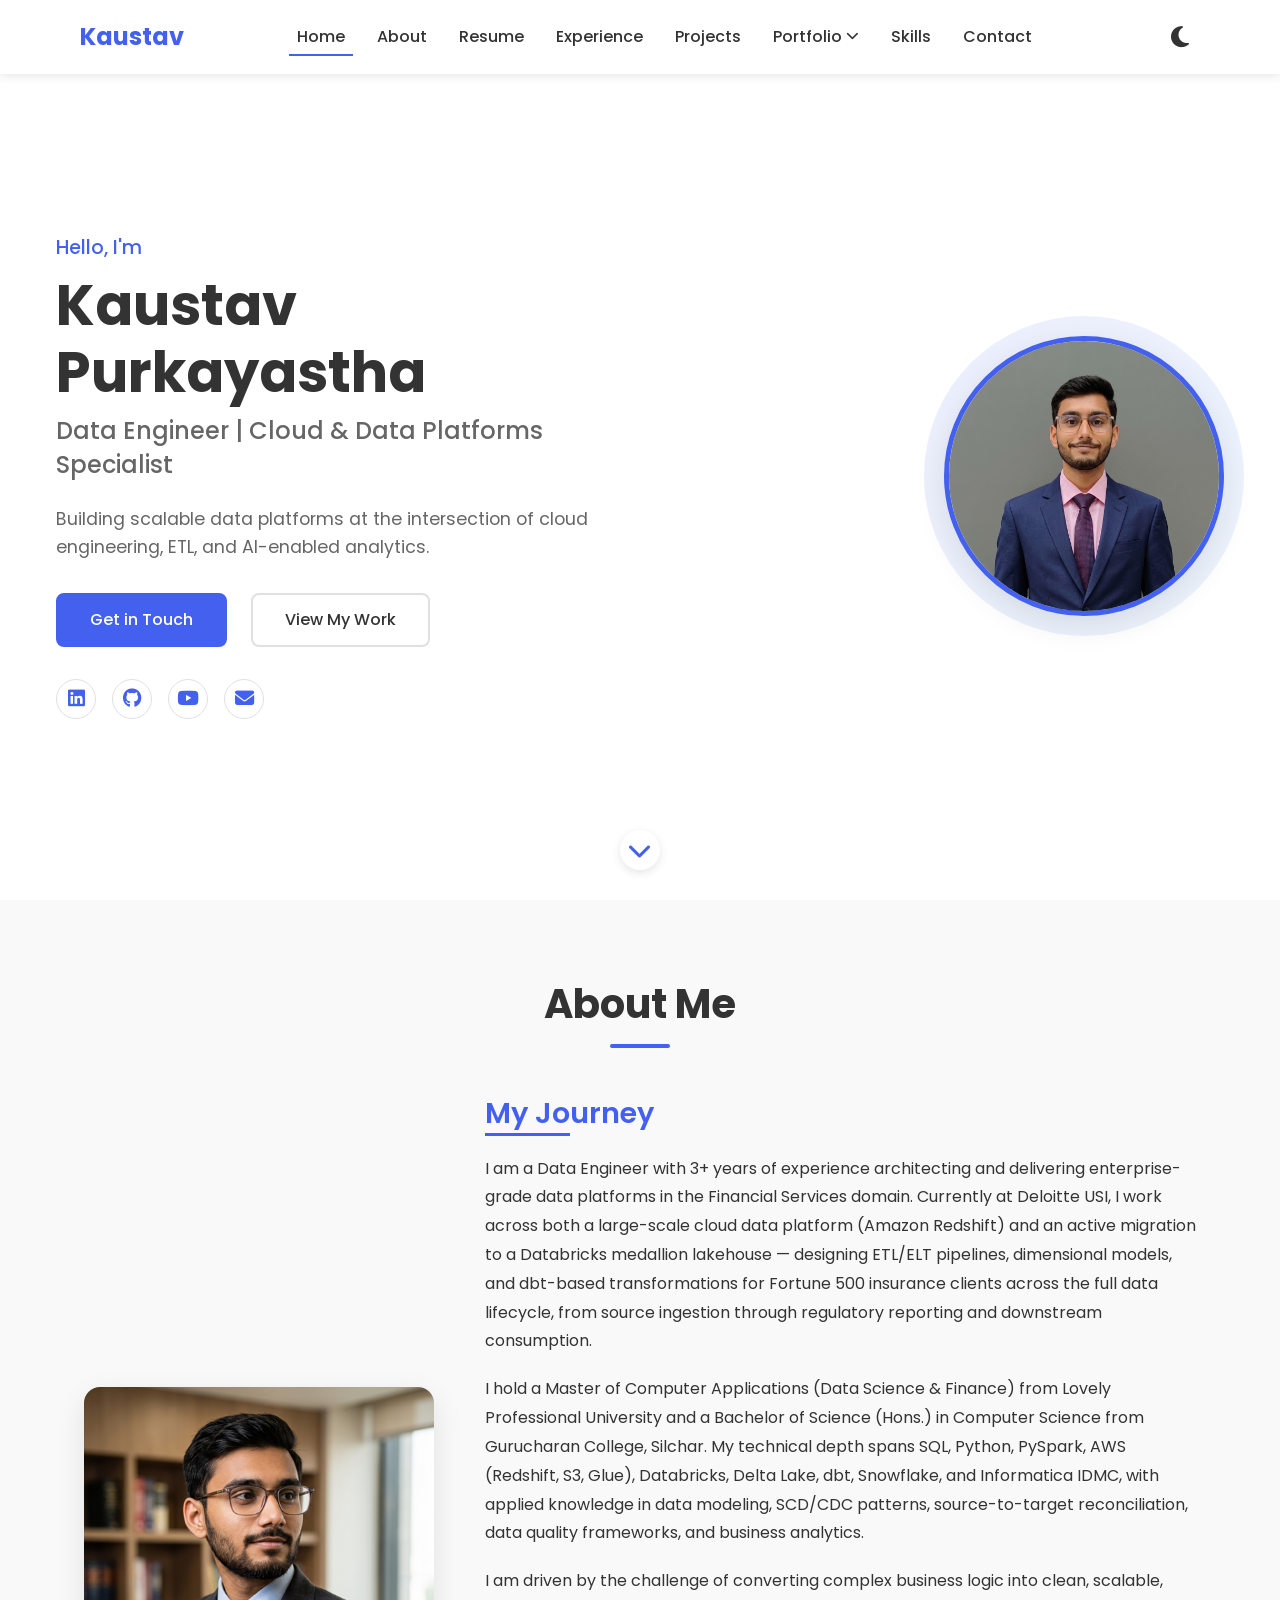
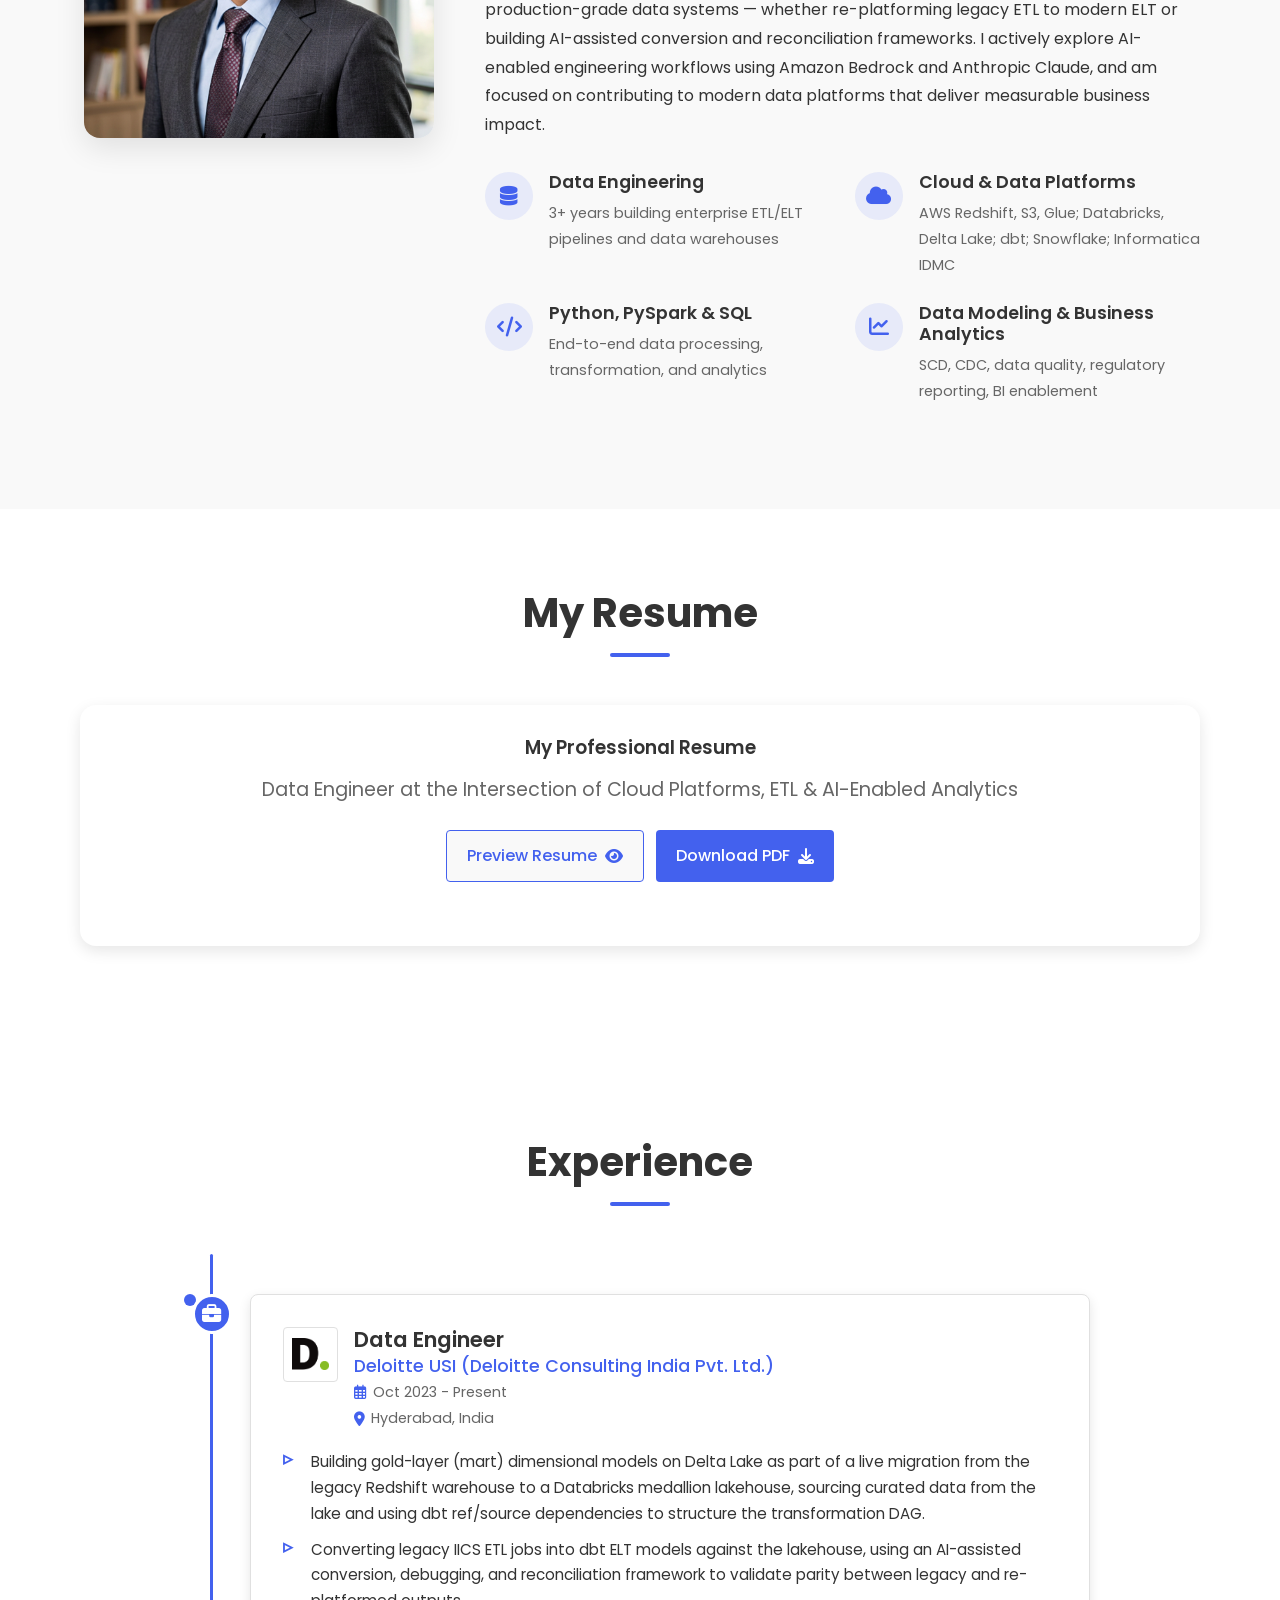
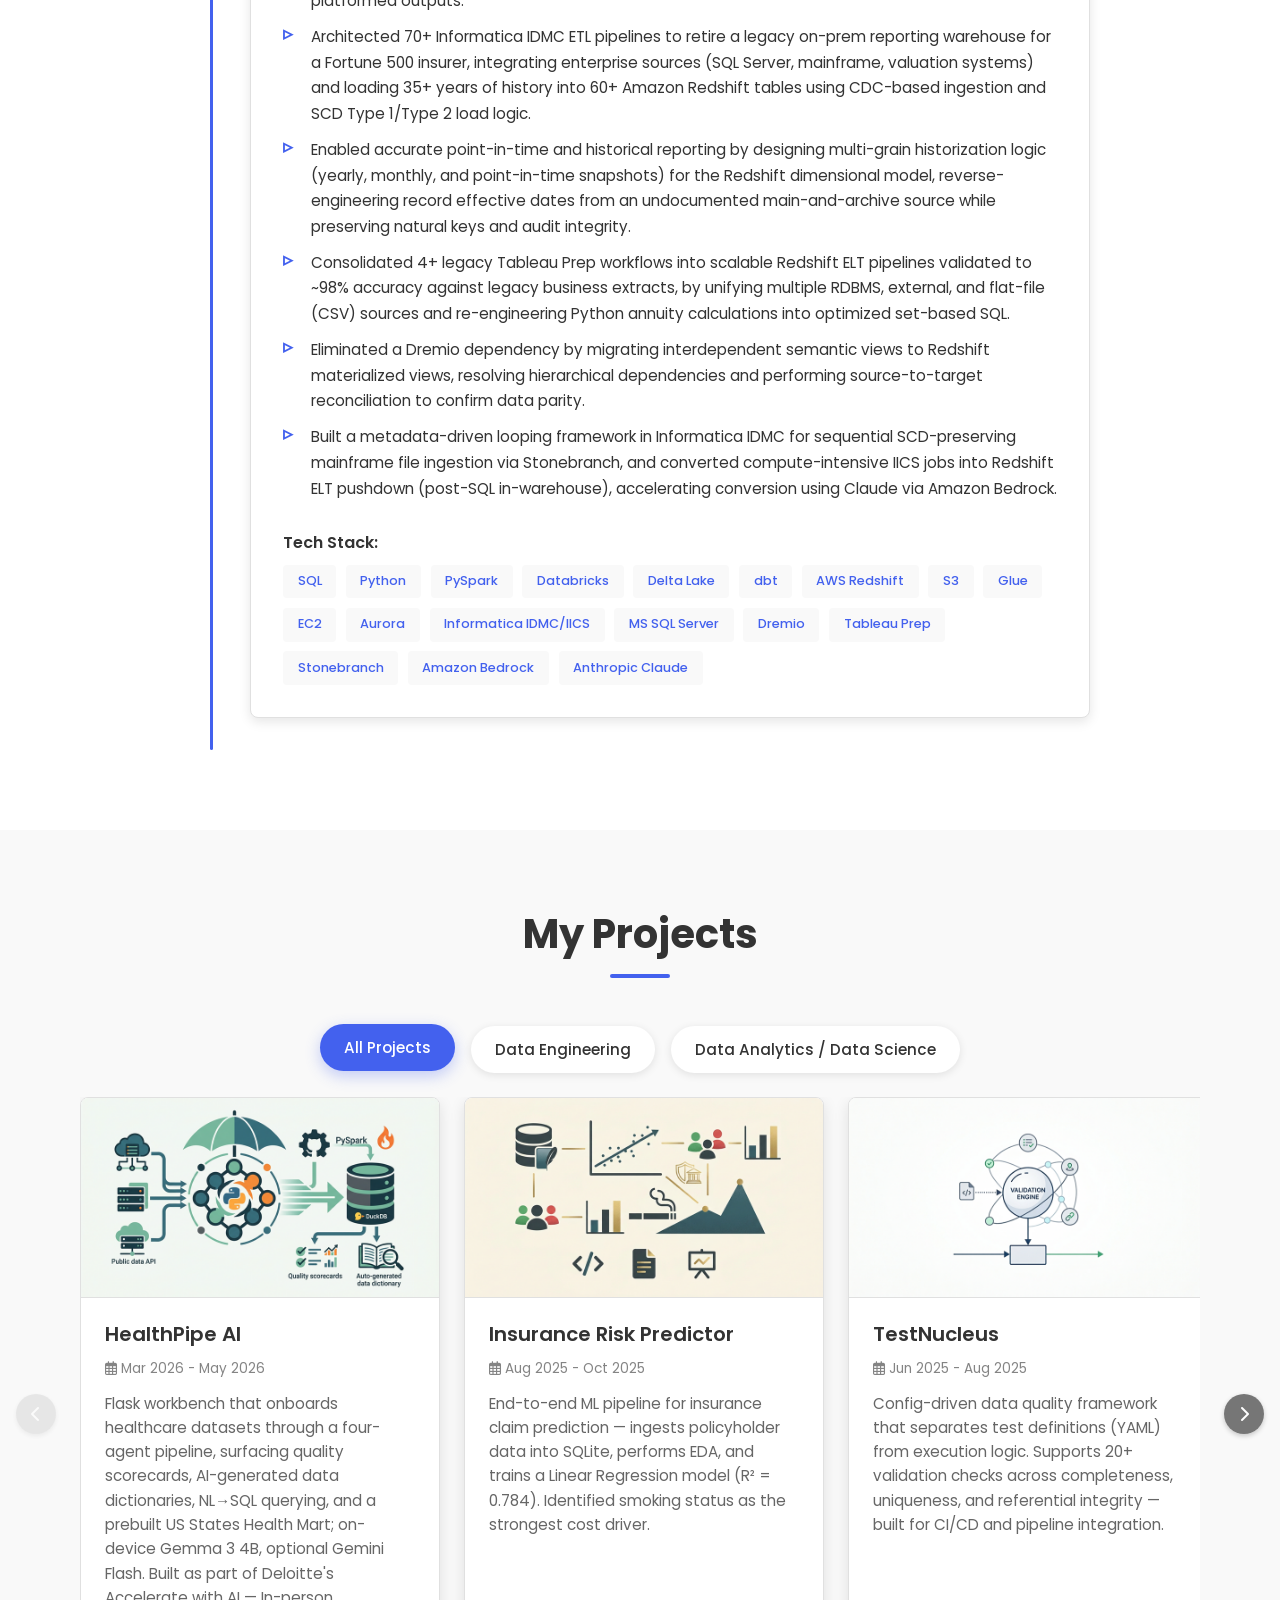
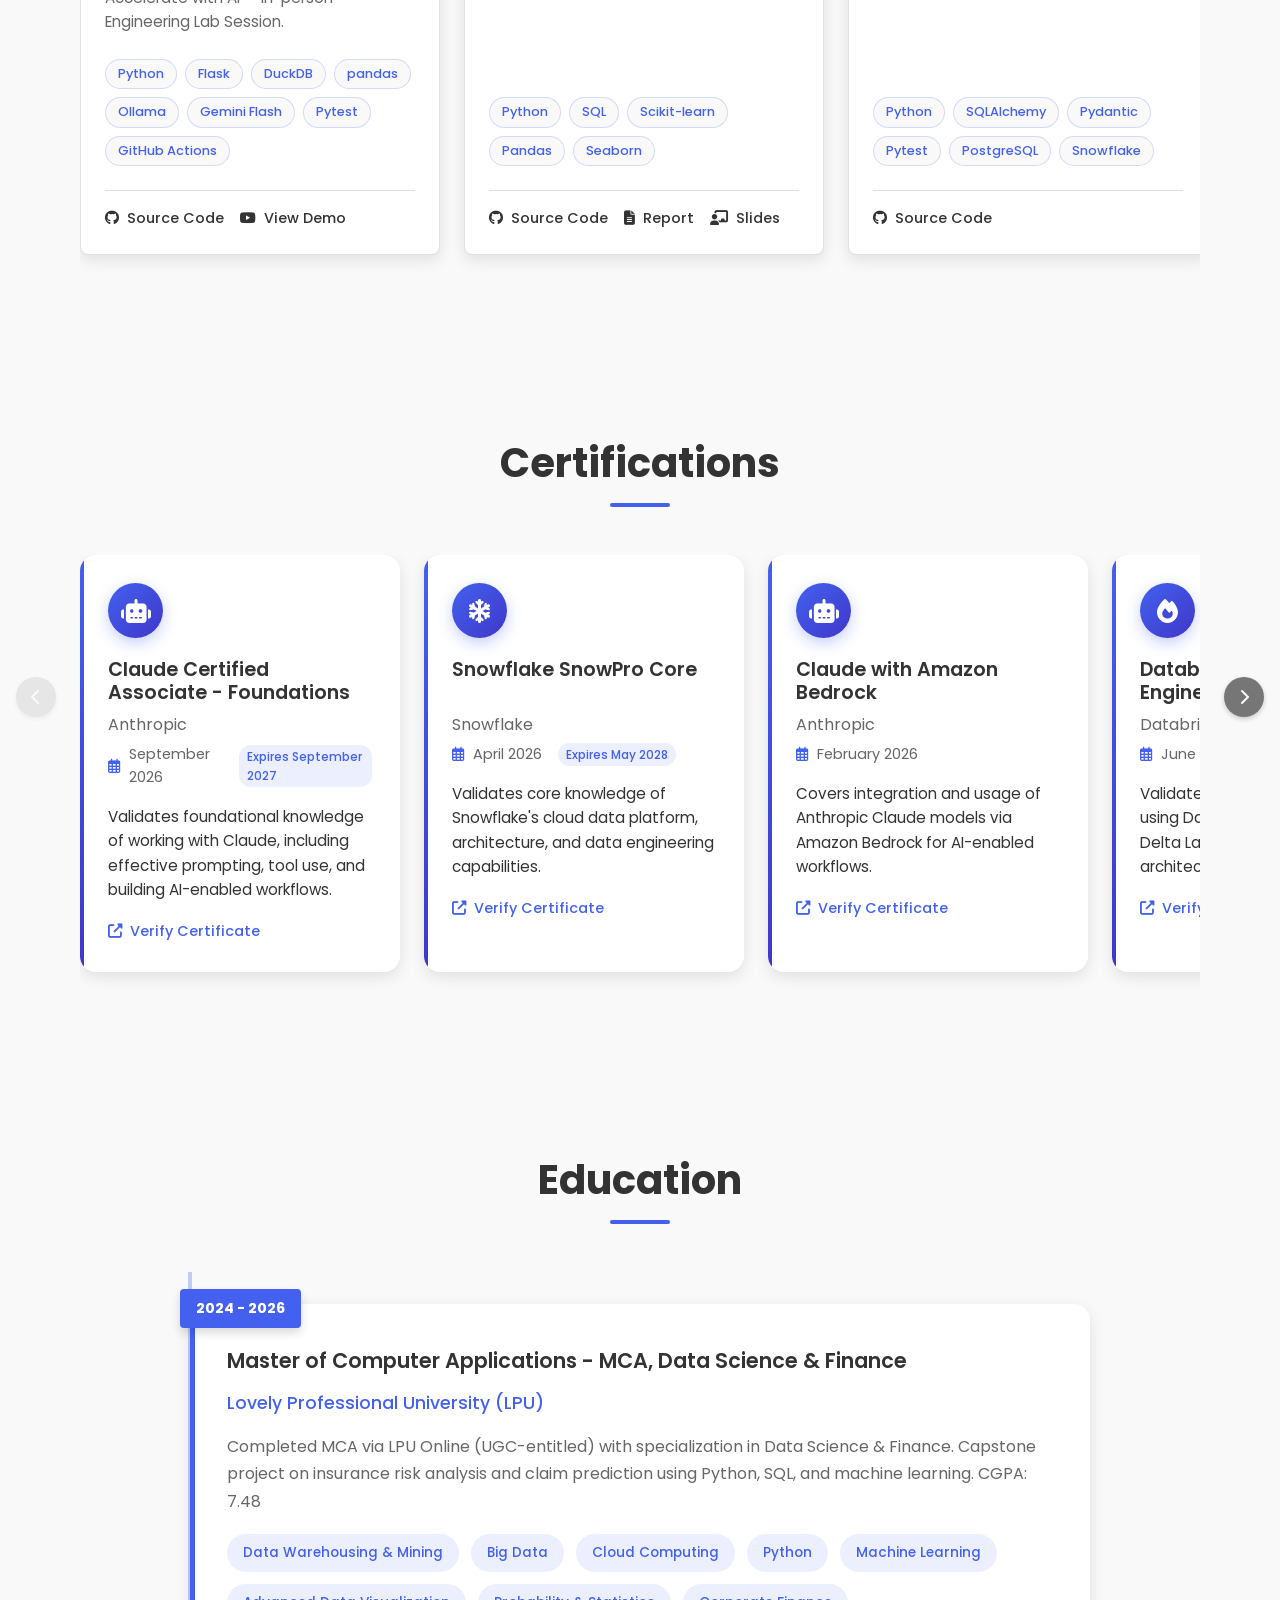
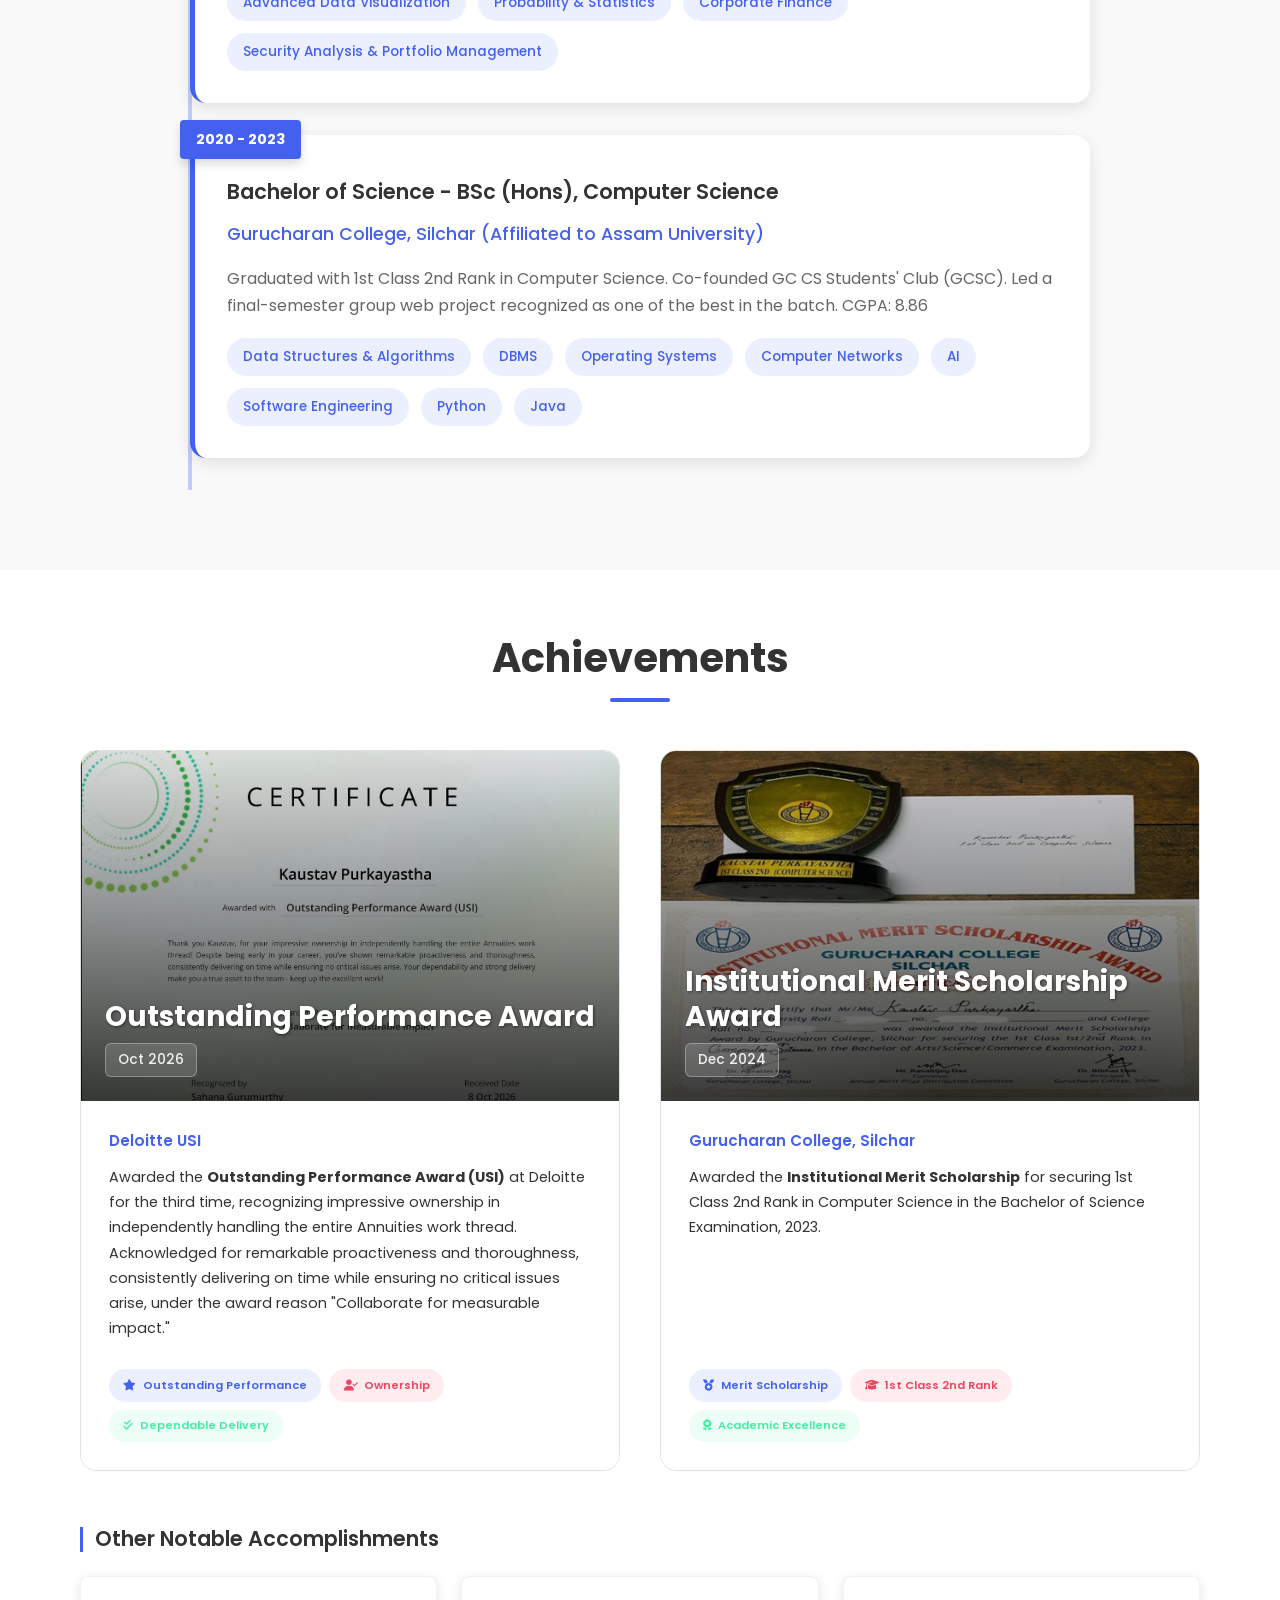
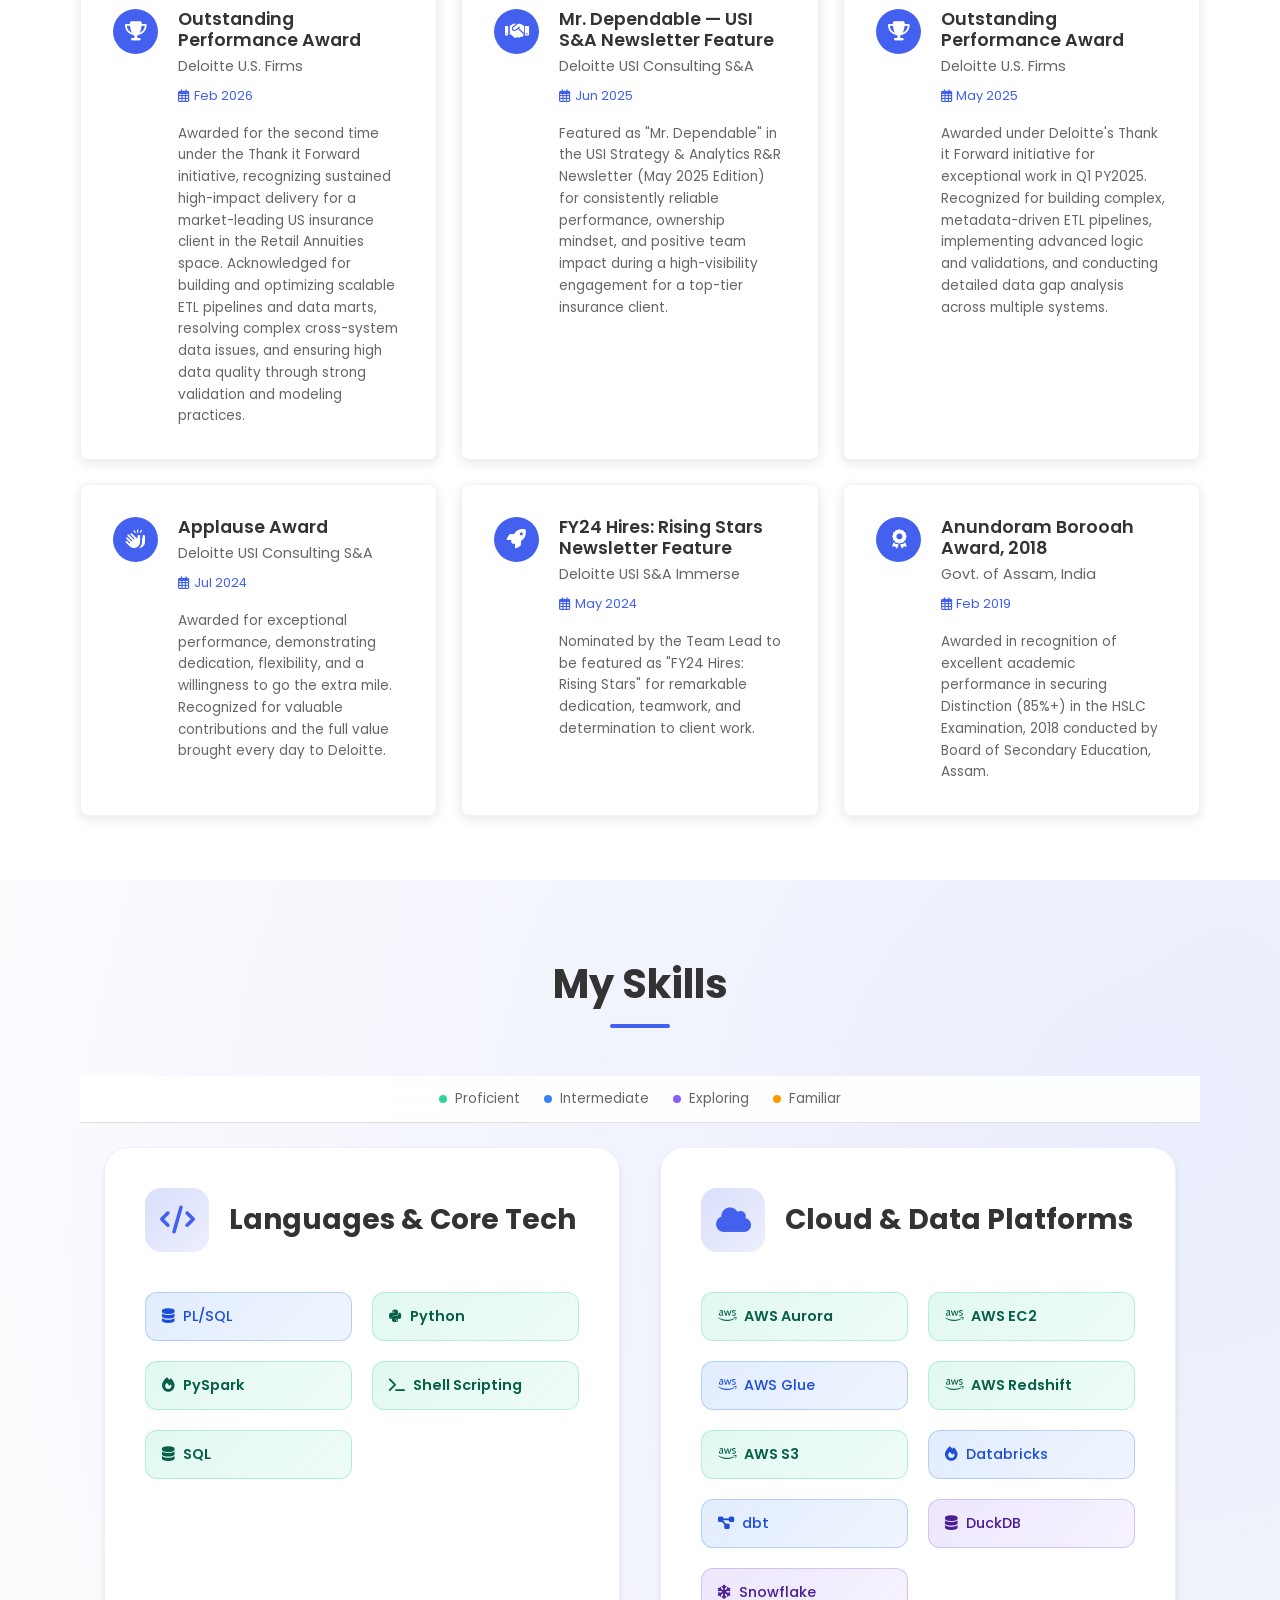
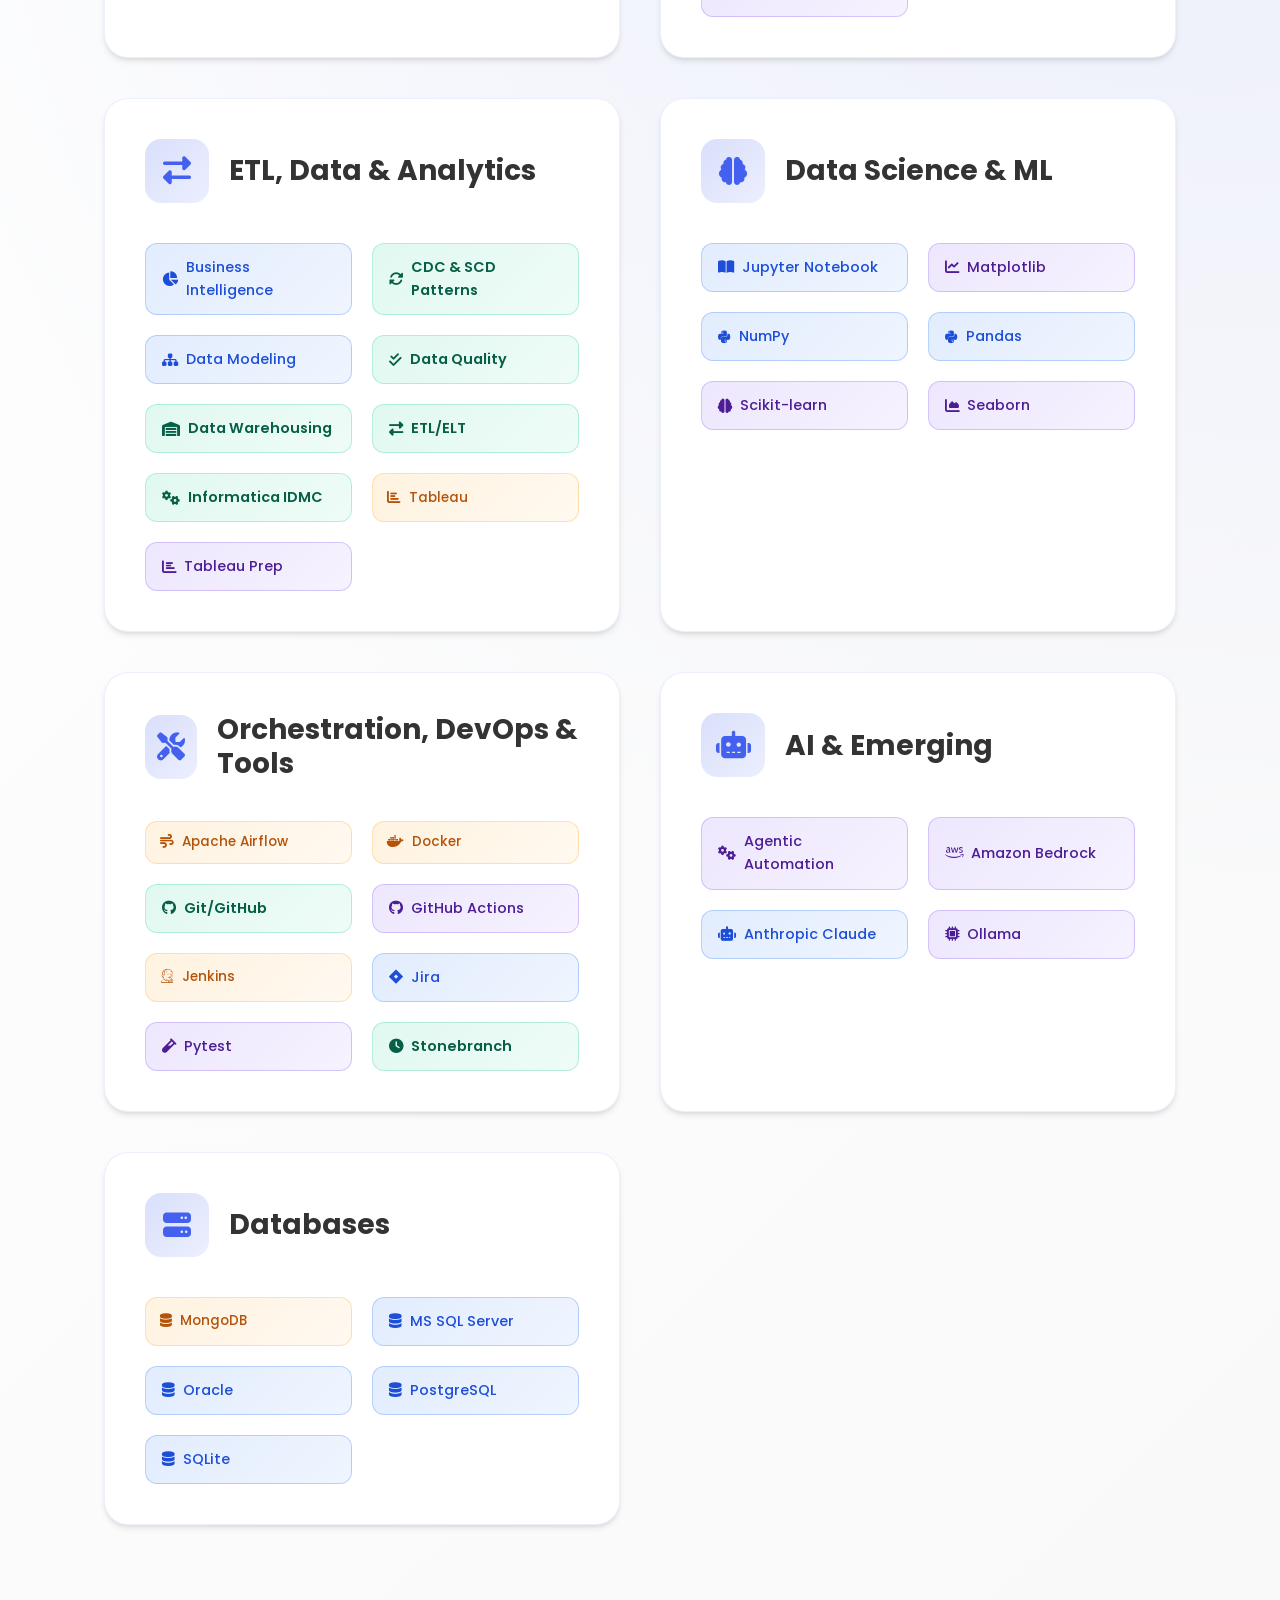
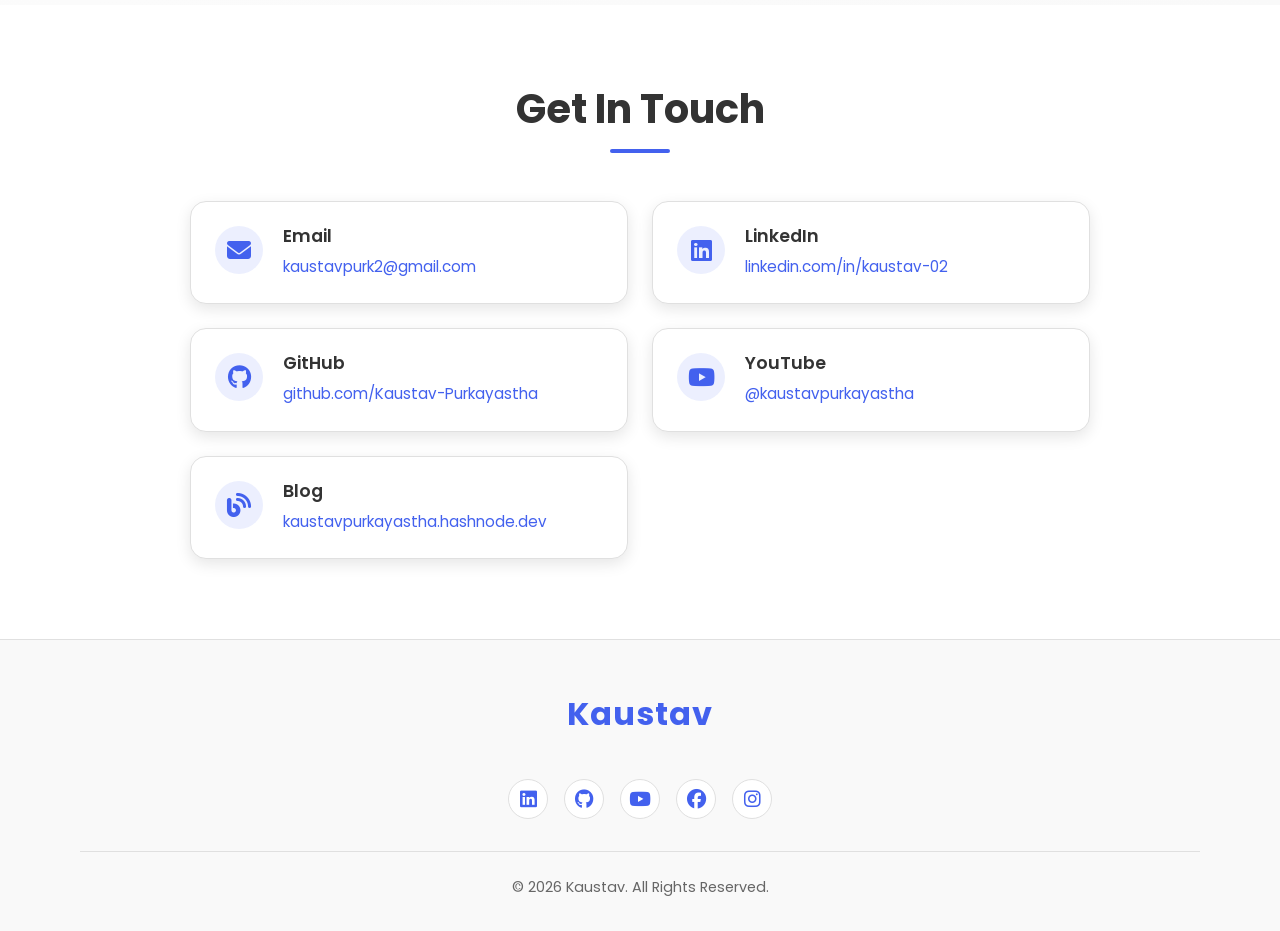
<file: index.html>
<!DOCTYPE html>
<html lang="en">
<head>
  <meta charset="UTF-8">
  <meta name="viewport" content="width=device-width, initial-scale=1.0">

  <!-- Google Analytics -->
  <script async src="https://www.googletagmanager.com/gtag/js?id=G-CGEC0RLPTR"></script>
  <script>
    window.dataLayer = window.dataLayer || [];
    function gtag(){dataLayer.push(arguments);}
    gtag('js', new Date());
    gtag('config', 'G-CGEC0RLPTR');
  </script>

  <title>Kaustav's Portfolio | Data Engineer</title>

  <!-- Meta Description for SEO -->
  <meta name="description" content="Portfolio of Kaustav Purkayastha, Data Engineer at a Big 4 firm with 3+ years of experience in AWS, Redshift, Spark, Snowflake, and enterprise ETL/ELT pipelines for Financial Services.">

  <!-- Open Graph Tags for Social Sharing -->
  <meta property="og:title" content="Kaustav's Portfolio | Data Engineer">
  <meta property="og:description" content="Portfolio of Kaustav Purkayastha — Data Engineer specializing in cloud platforms, ETL, and AI-enabled analytics.">
  <meta property="og:image" content="https://Kaustav-Purkayastha.github.io/portfolio/assets/images/preview.png">
  <meta property="og:url" content="https://Kaustav-Purkayastha.github.io/portfolio/">
  <meta property="og:type" content="website">

  <!-- Twitter Card Tags -->
  <meta name="twitter:card" content="summary_large_image">
  <meta name="twitter:title" content="Kaustav's Portfolio | Data Engineer">
  <meta name="twitter:description" content="Data Engineer specializing in AWS, Redshift, Spark, Snowflake, and enterprise ETL/ELT pipelines.">
  <meta name="twitter:image" content="https://Kaustav-Purkayastha.github.io/portfolio/assets/images/preview.png">

  <!-- Favicon -->
  <link rel="icon" href="assets/favicon.svg" type="image/svg+xml">

  <!-- CSS Files -->
  <link rel="stylesheet" href="css/common.css">
  <link rel="stylesheet" href="css/base.css">
  <link rel="stylesheet" href="css/components/header.css">
  <link rel="stylesheet" href="css/components/hero.css">
  <link rel="stylesheet" href="css/components/about.css">
  <link rel="stylesheet" href="css/components/resume.css">
  <link rel="stylesheet" href="css/components/experience.css">
  <link rel="stylesheet" href="css/components/projects.css">
  <link rel="stylesheet" href="css/components/certifications.css">
  <link rel="stylesheet" href="css/components/education.css">
  <link rel="stylesheet" href="css/components/achievements.css">
  <link rel="stylesheet" href="css/components/skills.css">
  <link rel="stylesheet" href="css/components/contact.css">
  <link rel="stylesheet" href="css/components/footer.css">
  <link rel="stylesheet" href="css/components/custom-icons.css">
  <link rel="stylesheet" href="css/components/modal.css">
  <link rel="stylesheet" href="css/responsive.css">

  <!-- Font Awesome -->
  <link rel="stylesheet" href="https://cdnjs.cloudflare.com/ajax/libs/font-awesome/6.4.0/css/all.min.css">

  <!-- Google Fonts -->
  <link href="https://fonts.googleapis.com/css2?family=Poppins:wght@300;400;500;600;700&family=Roboto:wght@300;400;500;700&display=swap" rel="stylesheet">
</head>

<body class="light-theme">
    <!-- Component placeholders -->
    <div id="header"></div>
    <div id="hero"></div>
    <div id="about"></div>
    <div id="resume"></div>
    <div id="experience"></div>
    <div id="projects"></div>
    <div id="certifications"></div>
    <div id="education"></div>
    <div id="achievements"></div>
    <div id="skills"></div>
    <div id="contact"></div>
    <div id="modalContainer"></div>
    <div id="footer"></div>

    <!-- JavaScript -->
    <script src="js/template-engine.js"></script>
    <script src="js/main.js"></script>
    <script>
        // Wait for DOM content to be loaded
        document.addEventListener('DOMContentLoaded', async () => {
            // Load all components
            await Promise.all([
                templateEngine.insertComponent('#header', 'components/header.html'),
                templateEngine.insertComponent('#hero', 'components/hero.html'),
                templateEngine.insertComponent('#about', 'components/about.html'),
                templateEngine.insertComponent('#resume', 'components/resume.html'),
                templateEngine.insertComponent('#experience', 'components/experience.html'),
                templateEngine.insertComponent('#projects', 'components/projects.html'),
                templateEngine.insertComponent('#certifications', 'components/certifications.html'),
                templateEngine.insertComponent('#education', 'components/education.html'),
                templateEngine.insertComponent('#achievements', 'components/achievements.html'),
                templateEngine.insertComponent('#skills', 'components/skills.html'),
                templateEngine.insertComponent('#contact', 'components/contact.html'),
                templateEngine.insertComponent('#footer', 'components/footer.html'),
                templateEngine.insertComponent('#modalContainer', 'components/modal.html'),
            ]);

            // Initialize the site after components are loaded
            if (window.initSite) {
                window.initSite();
            }
        });
    </script>
</body>
</html>
</file>
<file: css/common.css>
/**
 * COMMON STYLES
 * 
 * This file contains common styles and components that are shared across multiple sections.
 * This helps avoid duplication and ensures consistency across the site.
 * 
 * Organization:
 * - Section headings
 * - Card styles
 * - Tag styles
 * - Animation keyframes
 * - Common utilities
 */

/* Section Heading Styles */
.section-heading {
  text-align: center;
  margin-bottom: var(--spacing-lg);
}

.section-heading h2 {
  font-size: 2.5rem;
  font-weight: 700;
  color: var(--text-color);
  position: relative;
  display: inline-block;
  margin-bottom: 0.5rem;
}

.underline {
  height: 4px;
  width: 70px;
  background: var(--primary-color);
  margin: 0.5rem auto;
  border-radius: 4px;
}

/* Common sub-heading style */
.sub-heading {
  font-size: 1.5rem;
  margin-bottom: 1.5rem;
  color: var(--heading-color);
  position: relative;
  padding-left: 1rem;
  border-left: 4px solid var(--primary-color);
}

/* Common card styles */
.card-shadow {
  box-shadow: 0 2px 10px var(--shadow-color);
  transition: transform var(--transition-normal), box-shadow var(--transition-normal);
}

.card-shadow:hover {
  transform: translateY(-5px);
  box-shadow: 0 8px 20px var(--shadow-color);
}

/* Common tag styles */
.tag-container {
  display: flex;
  flex-wrap: wrap;
  gap: 0.5rem;
  margin: 0.5rem 0;
}

.tag {
  padding: 0.25rem 0.6rem;
  border-radius: 100px;
  font-size: 0.75rem;
  font-weight: 500;
  display: inline-flex;
  align-items: center;
  gap: 0.3rem;
}

/* Common animation keyframes */
@keyframes fadeIn {
  from {
    opacity: 0;
  }
  to {
    opacity: 1;
  }
}

@keyframes fadeInUp {
  from {
    opacity: 0;
    transform: translateY(20px);
  }
  to {
    opacity: 1;
    transform: translateY(0);
  }
}

@keyframes slideInFromLeft {
  from {
    transform: translateX(-30px);
    opacity: 0;
  }
  to {
    transform: translateX(0);
    opacity: 1;
  }
}

@keyframes slideInFromRight {
  from {
    transform: translateX(30px);
    opacity: 0;
  }
  to {
    transform: translateX(0);
    opacity: 1;
  }
}

/* Common utilities */
.text-center {
  text-align: center;
}

.text-primary {
  color: var(--primary-color);
}

.text-light {
  color: var(--text-color-light);
}

.mt-1 { margin-top: var(--spacing-xs); }
.mt-2 { margin-top: var(--spacing-sm); }
.mt-3 { margin-top: var(--spacing-md); }
.mt-4 { margin-top: var(--spacing-lg); }
.mt-5 { margin-top: var(--spacing-xl); }

.mb-1 { margin-bottom: var(--spacing-xs); }
.mb-2 { margin-bottom: var(--spacing-sm); }
.mb-3 { margin-bottom: var(--spacing-md); }
.mb-4 { margin-bottom: var(--spacing-lg); }
.mb-5 { margin-bottom: var(--spacing-xl); }

.p-1 { padding: var(--spacing-xs); }
.p-2 { padding: var(--spacing-sm); }
.p-3 { padding: var(--spacing-md); }
.p-4 { padding: var(--spacing-lg); }
.p-5 { padding: var(--spacing-xl); }
</file>
<file: css/base.css>
/**
 * BASE STYLES
 * 
 * This file contains the foundation styles for the portfolio:
 * - CSS Variables
 * - Reset
 * - Typography
 * - Base layout
 * - Dark/light theme variables
 */

/* ======= CSS Variables ======= */
:root {
    /* Light Theme Colors */
    --primary-color: #4361ee; /* Desaturated Blue */
    --primary-color-rgb: 67, 97, 238; /* RGB for Desaturated Blue */
    --secondary-color: #3f37c9; /* Darker Desaturated Blue */
    --accent-color: #4895ef; /* Lighter Desaturated Blue */
    --text-color: #333333; /* Dark Gray */
    --text-color-light: #666666; /* Medium Gray */
    --bg-color: #ffffff; /* White */
    --bg-color-alt: #f9f9f9; /* Light Gray */
    --card-bg: #ffffff; /* White */
    --border-color: #e0e0e0; /* Light Gray */
    --shadow-color: rgba(0, 0, 0, 0.1); /* Soft Shadow */
    --success-color: #4caf50; /* Green */
    
    /* Spacing */
    --spacing-xs: 0.5rem;
    --spacing-sm: 1rem;
    --spacing-md: 2rem;
    --spacing-lg: 3rem;
    --spacing-xl: 5rem;
    
    /* Border Radius */
    --border-radius-sm: 4px;
    --border-radius-md: 8px;
    --border-radius-lg: 16px;
    --border-radius-round: 50%;
    
    /* Transitions */
    --transition-fast: 0.2s ease;
    --transition-normal: 0.3s ease;
    --transition-slow: 0.5s ease;
}

/* ======= Dark Theme Variables ======= */
.dark-theme {
    --primary-color: #4895ef; /* Lighter Desaturated Blue */
    --primary-color-rgb: 72, 149, 239; /* RGB for Lighter Desaturated Blue */
    --secondary-color: #3f8efc; /* Darker Desaturated Blue */
    --accent-color: #5390d9; /* Even Darker Desaturated Blue */
    --text-color: #e0e0e0; /* Light Gray */
    --text-color-light: #b0b0b0; /* Medium-Dark Gray */
    --bg-color: #121212; /* Very Dark Desaturated Blue/Gray */
    --bg-color-alt: #1e1e1e; /* Darker Gray */
    --card-bg: #2a2a2a; /* Dark Gray */
    --border-color: #444444; /* Medium-Dark Gray */
    --shadow-color: rgba(0, 0, 0, 0.5); /* Darker Shadow */
}

/* ======= Reset ======= */
* {
    margin: 0;
    padding: 0;
    box-sizing: border-box;
}

html {
    scroll-behavior: smooth;
    font-size: 16px;
}

body {
    font-family: 'Poppins', sans-serif;
    background-color: var(--bg-color);
    color: var(--text-color);
    line-height: 1.6;
    transition: background-color var(--transition-normal), color var(--transition-normal);
    overflow-x: hidden;
}

/* ======= Typography ======= */
h1, h2, h3, h4, h5, h6 {
    font-family: 'Poppins', sans-serif;
    color: var(--text-color);
    font-weight: 600;
    line-height: 1.2;
    margin-bottom: var(--spacing-sm);
}

a {
    text-decoration: none;
    color: var(--primary-color);
    transition: color var(--transition-fast);
}

a:hover {
    color: var(--secondary-color);
    text-decoration: none;
}

p {
    margin-bottom: var(--spacing-sm);
}

/* ======= Layout ======= */
.container {
    width: 90%;
    max-width: 1200px;
    margin: 0 auto;
    padding: 0 var(--spacing-sm);
}

.section {
    padding: var(--spacing-xl) 0;
}

/* Section Heading Styles */
.section-heading {
    text-align: center;
    margin-bottom: var(--spacing-lg);
}

.section-title {
    font-size: 2.5rem;
    font-weight: 700;
    margin-bottom: var(--spacing-xs);
    color: var(--text-color);
}

.underline {
    width: 60px;
    height: 4px;
    background-color: var(--primary-color);
    margin: 0 auto;
    margin-top: var(--spacing-xs);
}

/* Hide scrollbar but allow scrolling */
.hide-scrollbar {
    -ms-overflow-style: none; /* IE and Edge */
    scrollbar-width: none; /* Firefox */
}

.hide-scrollbar::-webkit-scrollbar {
    display: none; /* Chrome, Safari, Opera */
}

/* ======= Button Base Styles ======= */
.btn {
    display: inline-flex;
    align-items: center;
    justify-content: center;
    padding: 0.75rem 1.5rem;
    border-radius: var(--border-radius-sm);
    font-weight: 500;
    transition: all var(--transition-fast);
    border: none;
    cursor: pointer;
    font-family: 'Poppins', sans-serif;
    gap: 0.5rem;
}

.btn-primary {
    background-color: var(--primary-color);
    color: white;
}

.btn-primary:hover {
    background-color: var(--secondary-color);
    transform: translateY(-2px);
    box-shadow: 0 4px 8px var(--shadow-color);
}

.btn-outline {
    background-color: transparent;
    color: var(--primary-color);
    border: 1px solid var(--primary-color);
}

.btn-outline:hover {
    background-color: var(--primary-color);
    color: white;
    transform: translateY(-2px);
}

/* ======= Image Styles ======= */
img {
    max-width: 100%;
    height: auto;
}
</file>
<file: css/components/header.css>
/**
 * HEADER COMPONENT
 * 
 * Styles for the navigation header and theme toggle
 */

/* Header Container */
.header {
    position: fixed;
    top: 0;
    left: 0;
    width: 100%;
    z-index: 1000;
    background-color: var(--bg-color);
    box-shadow: 0 2px 10px var(--shadow-color);
    transition: background-color var(--transition-normal), box-shadow var(--transition-normal);
}

/* Navbar */
.navbar {
    display: flex;
    justify-content: space-between;
    align-items: center;
    padding: 1rem 0;
}

/* Logo */
.logo a {
    font-size: 1.5rem;
    font-weight: 700;
    color: var(--primary-color);
    text-decoration: none;
}

/* Navigation menu */
.nav-menu {
    display: flex;
    list-style: none;
    margin: 0;
    padding: 0;
    align-items: center;
}

.nav-item {
    margin-left: var(--spacing-sm);
    position: relative;
}

.nav-link {
    color: var(--text-color);
    font-weight: 500;
    padding: 0.5rem;
    position: relative;
    text-decoration: none;
}

.nav-link::after {
    content: "";
    position: absolute;
    width: 0;
    height: 2px;
    bottom: 0;
    left: 0;
    background-color: var(--primary-color);
    transition: width var(--transition-normal);
}

.nav-link:hover::after,
.nav-link.active::after {
    width: 100%;
}

/* Dropdown menu */
.dropdown {
    position: relative;
}

.dropdown-toggle {
    display: flex;
    align-items: center;
    gap: 0.25rem;
}

.dropdown-toggle .fa-chevron-down {
    font-size: 0.8rem;
    transition: transform var(--transition-fast);
}

.dropdown.active .dropdown-toggle .fa-chevron-down {
    transform: rotate(180deg);
}

/* Desktop dropdown behavior */
@media screen and (min-width: 769px) {
    .dropdown:hover .dropdown-menu {
        opacity: 1;
        visibility: visible;
        transform: translateY(0);
    }
    
    .dropdown:hover .dropdown-toggle .fa-chevron-down {
        transform: rotate(180deg);
    }
}

.dropdown-menu {
    position: absolute;
    top: 100%;
    left: 0;
    min-width: 180px;
    background-color: var(--card-bg);
    border-radius: var(--border-radius-md);
    box-shadow: 0 5px 15px var(--shadow-color);
    padding: 0.5rem 0;
    opacity: 0;
    visibility: hidden;
    transform: translateY(10px);
    transition: all var(--transition-fast);
    z-index: 100;
    list-style: none; /* Remove bullet points */
    margin: 0;
}

.dropdown.active .dropdown-menu {
    opacity: 1;
    visibility: visible;
    transform: translateY(0);
}

.dropdown-item {
    display: block;
    padding: 0.5rem 1rem;
    color: var(--text-color);
    text-decoration: none;
    transition: background-color var(--transition-fast);
}

.dropdown-item:hover {
    background-color: var(--bg-color-alt);
    color: var(--primary-color);
}

/* Mobile menu toggle */
.nav-toggle {
    display: none;
    cursor: pointer;
    background: none;
    border: none;
    padding: 0;
    margin: 0;
    position: relative;
    z-index: 1100;
}

.nav-toggle .bar {
    display: block;
    width: 30px;
    height: 3px;
    margin: 5px 0;
    background-color: var(--text-color);
    transition: transform 0.3s ease-in-out, opacity 0.3s ease-in-out;
    position: relative;
}

/* Creates a proper X with absolute positioning */
@media screen and (max-width: 768px) {
    .nav-toggle {
        display: flex;
        flex-direction: column;
        justify-content: center;
        align-items: center;
        width: 30px;
        height: 30px;
        position: relative;
        margin-right: 1rem;
    }
    
    .nav-toggle .bar {
        position: absolute;
        transition: all 0.3s ease;
        width: 30px;
    }
    
    .nav-toggle .bar:nth-child(1) {
        transform: translateY(-8px);
    }
    
    .nav-toggle .bar:nth-child(3) {
        transform: translateY(8px);
    }
    
    .nav-toggle.active .bar:nth-child(1) {
        transform: rotate(45deg);
    }
    
    .nav-toggle.active .bar:nth-child(2) {
        opacity: 0;
    }
    
    .nav-toggle.active .bar:nth-child(3) {
        transform: rotate(-45deg);
    }
}

/* Theme toggle */
.theme-toggle {
    margin-left: var(--spacing-md);
    display: flex;
    align-items: center;
}

#themeToggle {
    background: none;
    border: none;
    cursor: pointer;
    font-size: 1.5rem;
    color: var(--text-color);
    display: flex;
    align-items: center;
    justify-content: center;
    width: 2.5rem;
    height: 2.5rem;
    border-radius: var(--border-radius-round);
    transition: background-color var(--transition-fast), color var(--transition-fast);
    padding: 0;
    background-color: transparent;
}

#themeToggle:hover {
    background-color: var(--bg-color-alt);
}

/* Theme icon display */
#themeToggle .fa-moon,
#themeToggle .fa-sun {
    font-size: 1.5rem;
    transition: opacity var(--transition-fast);
}

#themeToggle .fa-moon {
    display: block;
    opacity: 1;
}

#themeToggle .fa-sun {
    display: none;
    opacity: 0;
}

body.dark-theme #themeToggle .fa-moon {
    display: none;
    opacity: 0;
}

body.dark-theme #themeToggle .fa-sun {
    display: block;
    opacity: 1;
}

/* Mobile specific styles */
@media screen and (max-width: 768px) {
    .navbar {
        padding: 0.75rem 0;
    }
    
    .logo {
        margin-left: 1rem;
    }
    
    .theme-toggle {
        margin-right: 1rem;
    }
    
    #themeToggle {
        width: 2.25rem;
        height: 2.25rem;
        background-color: var(--bg-color-alt);
    }
    
    #themeToggle .fa-moon,
    #themeToggle .fa-sun {
        font-size: 1.25rem;
    }

    /* Hamburger menu button */
    .nav-toggle {
        display: block;
        width: 26px;
        height: 26px;
        margin-right: 1rem;
        position: relative;
    }
    
    .nav-toggle .bar {
        position: absolute;
        left: 0;
        width: 26px;
        height: 2px;
        background-color: var(--text-color);
        transition: all 0.25s ease-in-out;
    }
    
    /* Set the three bars */
    .nav-toggle .bar:nth-child(1) {
        top: 4px;
    }
    
    .nav-toggle .bar:nth-child(2) {
        top: 6px;
    }
    
    .nav-toggle .bar:nth-child(3) {
        top: 8px;
    }
    
    /* Transform to X when active */
    .nav-toggle.active .bar:nth-child(1) {
        top: 6px;
        transform: rotate(45deg);
    }
    
    .nav-toggle.active .bar:nth-child(2) {
        opacity: 0;
        transform: translateX(-20px);
    }
    
    .nav-toggle.active .bar:nth-child(3) {
        top: 6px;
        transform: rotate(-45deg);
    }

    .nav-menu {
        position: fixed;
        top: 70px;
        left: -100%;
        width: 100%;
        height: calc(100vh - 70px);
        background-color: var(--bg-color);
        flex-direction: column;
        align-items: flex-start;
        padding: 2rem;
        transition: left var(--transition-normal);
        overflow-y: auto;
        margin: 0;
        z-index: 1000;
    }
    
    .nav-menu.active {
        left: 0;
        box-shadow: 0 5px 15px var(--shadow-color);
    }
    
    .nav-item {
        margin: 0.5rem 0;
        width: 100%;
    }
    
    .nav-link {
        width: 100%;
        display: block;
        padding: 0.75rem 0;
    }
    
    /* Mobile dropdown styles */
    .dropdown-toggle {
        display: flex;
        justify-content: space-between;
        width: 100%;
    }
    
    .dropdown-menu {
        position: static;
        width: 100%;
        box-shadow: none;
        padding-left: 1rem;
        max-height: 0;
        overflow: hidden;
        opacity: 1;
        visibility: visible;
        transform: none;
        transition: max-height var(--transition-normal);
        background-color: transparent;
        padding: 0 0 0 1rem; /* Adjust padding to align properly */
    }
    
    .dropdown.active .dropdown-menu {
        max-height: 200px;
        border-left: 2px solid var(--primary-color);
        margin-top: 0.5rem;
        margin-bottom: 0.5rem;
    }
    
    .dropdown-item {
        padding: 0.75rem 0.5rem;
    }
}
</file>
<file: css/components/hero.css>
/**
 * HERO COMPONENT
 * 
 * Styles for the hero/banner section
 */

/* Hero Section */
.hero {
    background-color: var(--bg-color);
    padding-top: 100px;
    padding-bottom: 3rem;
    overflow: hidden;
    position: relative;
    min-height: calc(100vh - 0px);
    display: flex;
    align-items: center;
}

.hero .container {
    position: relative;
    width: 100%;
    max-width: 1200px;
    margin: 0 auto;
    padding: 0 var(--spacing-sm);
    z-index: 2;
}

/* Hero Content */
.hero-content {
    display: flex;
    align-items: center;
    justify-content: space-between;
    gap: 3rem;
    position: relative;
}

.hero-text {
    flex: 1;
    max-width: 600px;
}

/* Text styling improvements */
.hero-greeting {
    color: var(--primary-color);
    font-size: 1.2rem;
    margin-bottom: 0.5rem;
    display: block;
    font-weight: 500;
    animation: fadeIn 0.8s ease-out;
}

.hero-name {
    font-size: 3.5rem;
    font-weight: 700;
    color: var(--text-color);
    margin-bottom: 0.5rem;
    line-height: 1.2;
    animation: fadeIn 1s ease-out;
}

.hero-title {
    font-size: 1.5rem;
    color: var(--text-color-light);
    margin-bottom: 1.5rem;
    font-weight: 500;
    line-height: 1.4;
    animation: fadeIn 1.2s ease-out;
}

.hero-description {
    margin-bottom: 2rem;
    color: var(--text-color-light);
    font-size: 1.1rem;
    line-height: 1.6;
    animation: fadeIn 1.4s ease-out;
}

/* Hero CTA Button */
.hero-cta {
    display: flex;
    gap: 1.5rem;
    margin-top: 1.5rem;
    animation: fadeIn 1.6s ease-out;
}

.hero-cta .btn {
    padding: 0.75rem 2rem;
    font-weight: 500;
    border-radius: var(--border-radius-md);
    transition: all var(--transition-fast);
    text-decoration: none;
    display: inline-block;
    text-align: center;
}

.hero-cta .btn-primary {
    background-color: var(--primary-color);
    color: white;
    border: 2px solid var(--primary-color);
}

.hero-cta .btn-primary:hover {
    background-color: var(--secondary-color);
    border-color: var(--secondary-color);
    transform: translateY(-3px);
    box-shadow: 0 5px 15px rgba(67, 97, 238, 0.3);
}

.hero-cta .btn-secondary {
    background-color: transparent;
    color: var(--text-color);
    border: 2px solid var(--border-color);
}

.hero-cta .btn-secondary:hover {
    background-color: var(--bg-color-alt);
    color: var(--primary-color);
    border-color: var(--primary-color);
    transform: translateY(-3px);
}

/* Social Media Icons */
.social-links {
    display: flex;
    gap: 1rem;
    margin-top: 2rem;
    animation: fadeIn 1.8s ease-out;
}

.social-link {
    width: 40px;
    height: 40px;
    border-radius: 50%;
    background-color: var(--bg-color-alt);
    display: flex;
    align-items: center;
    justify-content: center;
    color: var(--primary-color);
    font-size: 1.2rem;
    transition: all var(--transition-fast);
    text-decoration: none;
    border: 1px solid var(--border-color);
}

.social-link:hover {
    background-color: var(--primary-color);
    color: white;
    transform: translateY(-3px);
    box-shadow: 0 5px 15px rgba(67, 97, 238, 0.3);
}

/* Hero Image */
.hero-image {
    flex-shrink: 0;
    position: relative;
    display: flex;
    justify-content: center;
    align-items: center;
    z-index: 1;
    animation: fadeIn 1.5s ease-out;
}

.hero-image:before {
    content: '';
    position: absolute;
    width: 320px;
    height: 320px;
    border-radius: 50%;
    background: linear-gradient(135deg, var(--primary-color) 0%, var(--accent-color) 100%);
    opacity: 0.1;
    z-index: -1;
    animation: pulse 3s infinite;
}

.hero-image img.profile-image {
    width: 280px;
    height: 280px;
    border-radius: 50%;
    object-fit: cover;
    border: 5px solid var(--primary-color);
    box-shadow: 0 10px 30px var(--shadow-color);
}

/* Background elements */
.hero-bg-element {
    position: absolute;
    z-index: 0;
    opacity: 0.1;
}

.hero-bg-circle {
    width: 600px;
    height: 600px;
    border-radius: 50%;
    background-color: var(--primary-color);
    position: absolute;
    top: -100px;
    right: -200px;
    z-index: 0;
    opacity: 0.05;
}

/* Scroll Down Button */
.scroll-down {
    position: absolute;
    bottom: 30px;
    left: 50%;
    transform: translateX(-50%);
    display: flex;
    flex-direction: column;
    align-items: center;
    animation: bounce 2s infinite;
    z-index: 2;
}

.scroll-down a {
    color: var(--primary-color);
    font-size: 1.5rem;
    transition: all var(--transition-fast);
    display: inline-block;
    width: 40px;
    height: 40px;
    border-radius: 50%;
    background-color: var(--bg-color);
    display: flex;
    align-items: center;
    justify-content: center;
    box-shadow: 0 3px 10px var(--shadow-color);
}

.scroll-down a:hover {
    color: white;
    background-color: var(--primary-color);
    transform: translateY(4px);
}

@keyframes bounce {
    0%, 20%, 50%, 80%, 100% {
        transform: translateY(0) translateX(-50%);
    }
    40% {
        transform: translateY(-10px) translateX(-50%);
    }
    60% {
        transform: translateY(-5px) translateX(-50%);
    }
}

@keyframes pulse {
    0% {
        transform: scale(1);
        opacity: 0.1;
    }
    50% {
        transform: scale(1.05);
        opacity: 0.15;
    }
    100% {
        transform: scale(1);
        opacity: 0.1;
    }
}

@keyframes fadeIn {
    from {
        opacity: 0;
        transform: translateY(20px);
    }
    to {
        opacity: 1;
        transform: translateY(0);
    }
}

/* Animation for hero image */
@keyframes float {
    0% {
        transform: translateY(0px);
    }
    50% {
        transform: translateY(-10px);
    }
    100% {
        transform: translateY(0px);
    }
}

.hero-image {
    animation: float 4s ease-in-out infinite;
}

/* Responsive styles */
@media screen and (max-width: 992px) {
    .hero-name {
        font-size: 3rem;
    }
    
    .hero-image img.profile-image {
        width: 240px;
        height: 240px;
    }
    
    .hero-image:before {
        width: 280px;
        height: 280px;
    }
}

@media screen and (max-width: 768px) {
    .hero {
        padding-top: 100px;
        min-height: auto;
        padding-bottom: 5rem;
    }
    
    .hero-content {
        flex-direction: column-reverse;
        text-align: center;
        gap: 2rem;
    }
    
    .hero-text {
        max-width: 100%;
    }
    
    .hero-cta {
        justify-content: center;
    }
    
    .social-links {
        justify-content: center;
    }
    
    .hero-name {
        font-size: 2.5rem;
    }
    
    .hero-title {
        font-size: 1.3rem;
    }
    
    .scroll-down {
        bottom: 20px;
    }
}

@media screen and (max-width: 480px) {
    .hero-name {
        font-size: 2.2rem;
    }
    
    .hero-title {
        font-size: 1.1rem;
    }
    
    .hero-image img.profile-image {
        width: 200px;
        height: 200px;
    }
    
    .hero-image:before {
        width: 240px;
        height: 240px;
    }
    
    .hero-cta {
        flex-direction: column;
        gap: 1rem;
    }
    
    .hero-cta .btn {
        width: 100%;
    }
}
</file>
<file: css/components/about.css>
/**
 * ABOUT COMPONENT
 * 
 * Styles for the about me section
 */

/* About Section */
.about {
    background-color: var(--bg-color-alt);
    padding: var(--spacing-xl) 0;
    position: relative;
    overflow: hidden;
}

/* Standard container and heading styles already defined in base.css */

/* About Content Layout */
.about-content {
    display: grid;
    grid-template-columns: 1fr 2fr;
    gap: 3rem;
    align-items: center;
}

/* About Image */
.about-image {
    position: relative;
}

.about-image img {
    width: 100%;
    max-width: 350px;
    border-radius: var(--border-radius-lg);
    box-shadow: 0 10px 30px var(--shadow-color);
    transition: all var(--transition-normal);
    display: block;
    margin: 0 auto;
}

.about-image img:hover {
    transform: translateY(-10px);
    box-shadow: 0 15px 30px var(--shadow-color);
}

.about-image::after {
    content: '';
    position: absolute;
    width: 100%;
    height: 100%;
    border: 3px solid var(--primary-color);
    border-radius: var(--border-radius-lg);
    top: 15px;
    left: 15px;
    z-index: -1;
    opacity: 0.2;
}

/* About Text Content */
.about-text {
    color: var(--text-color);
}

.about-text h3 {
    font-size: 1.8rem;
    margin-bottom: 1.5rem;
    color: var(--primary-color);
    position: relative;
    display: inline-block;
}

.about-text h3::after {
    content: '';
    position: absolute;
    width: 50%;
    height: 3px;
    background-color: var(--primary-color);
    bottom: -5px;
    left: 0;
}

.about-text p {
    margin-bottom: 1.2rem;
    line-height: 1.8;
    color: var(--text-color);
}

/* About Details */
.about-details {
    margin-top: 2rem;
}

.detail-row {
    display: grid;
    grid-template-columns: repeat(2, 1fr);
    gap: 1.5rem;
    margin-bottom: 1.5rem;
}

.detail-item {
    display: flex;
    gap: 1rem;
    align-items: flex-start;
}

.detail-icon {
    display: flex;
    align-items: center;
    justify-content: center;
    width: 3rem;
    height: 3rem;
    background-color: rgba(var(--primary-color-rgb), 0.1);
    border-radius: 50%;
    color: var(--primary-color);
    font-size: 1.25rem;
    flex-shrink: 0;
}

.detail-content h4 {
    font-size: 1.1rem;
    margin-bottom: 0.5rem;
    color: var(--text-color);
}

.detail-content p {
    font-size: 0.9rem;
    color: var(--text-color-light);
    margin-bottom: 0;
}

/* Responsive styles in responsive.css */
</file>
<file: css/components/resume.css>
/**
 * RESUME COMPONENT
 * 
 * Styles for resume section, combining both resume.css and resume-additions.css
 */

/* Resume Container */
.resume {
    background-color: var(--bg-color);
}

/* Resume Summary */
.resume-summary {
    padding: 1.5rem;
    background-color: var(--bg-color-alt);
    border-radius: var(--border-radius-md);
    box-shadow: 0 5px 15px var(--shadow-color);
    margin-bottom: var(--spacing-md);
}

.resume-header {
    display: flex;
    justify-content: space-between;
    align-items: center;
    margin-bottom: var(--spacing-md);
}

.resume-header-info {
    margin-bottom: 2rem;
    padding-bottom: 1rem;
    border-bottom: 1px solid var(--border-color);
}

.resume-header-info h2 {
    font-size: 2rem;
    color: var(--primary-color);
    margin-bottom: 0.5rem;
}

.resume-header-info h3 {
    font-size: 1.3rem;
    margin-bottom: 0.5rem;
    color: var(--text-color);
    font-weight: 500;
}

/* Resume Actions */
.resume-actions {
    display: flex;
    gap: 0.75rem;
}

.btn-preview {
    background-color: var(--bg-color-alt);
    color: var(--primary-color);
    border: 1px solid var(--primary-color);
    padding: 0.5rem 1rem;
    border-radius: var(--border-radius-sm);
    display: inline-flex;
    align-items: center;
    gap: 0.5rem;
    transition: all var(--transition-fast);
}

.btn-preview:hover {
    background-color: var(--bg-color);
    color: var(--primary-color);
    transform: translateY(-2px);
}

.btn-download {
    background-color: var(--primary-color);
    color: white;
    padding: 0.5rem 1rem;
    border-radius: var(--border-radius-sm);
    display: inline-flex;
    align-items: center;
    gap: 0.5rem;
    transition: all var(--transition-fast);
}

.btn-download:hover {
    background-color: var(--secondary-color);
    transform: translateY(-2px);
}

@media (max-width: 576px) {
    .resume-actions {
        flex-direction: column;
    }
    .resume-actions a {
        justify-content: center;
    }
}

/* Resume Content */
.resume-content {
    font-size: 0.95rem;
    line-height: 1.6;
    color: var(--text-color);
    max-width: 100%;
    overflow-x: hidden;
}

/* Resume Contact Info */
.resume-contact {
    font-size: 0.9rem;
}

.resume-contact a {
    color: var(--primary-color);
    transition: color 0.2s ease;
}

.resume-contact a:hover {
    color: var(--secondary-color);
}

.resume-contact-item {
    display: flex;
    align-items: center;
    gap: 0.5rem;
    margin-bottom: 0.5rem;
}

.resume-contact-item i {
    color: var(--primary-color);
    width: 20px;
    text-align: center;
}

/* Resume Sections */
.resume-section {
    margin-bottom: var(--spacing-lg);
}

.resume-section-title {
    font-size: 1.4rem;
    font-weight: 600;
    margin-bottom: 1rem;
    color: var(--primary-color);
    border-bottom: 1px solid var(--border-color);
    padding-bottom: 0.5rem;
}

/* Resume Timeline */
.timeline {
    position: relative;
    margin-left: 1rem;
}

.timeline:before {
    content: '';
    position: absolute;
    left: 0;
    top: 0;
    height: 100%;
    width: 2px;
    background-color: var(--primary-color);
}

.timeline-item {
    position: relative;
    padding-left: 1.5rem;
    padding-bottom: 1.5rem;
}

.timeline-item:last-child {
    padding-bottom: 0;
}

.timeline-item:before {
    content: '';
    position: absolute;
    left: -6px;
    top: 0;
    width: 12px;
    height: 12px;
    background-color: var(--primary-color);
    border-radius: 50%;
}

.timeline-date {
    font-size: 0.85rem;
    color: var(--text-color-light);
    margin-bottom: 0.25rem;
    display: inline-block;
    background-color: rgba(var(--primary-color-rgb), 0.1);
    padding: 0.2rem 0.5rem;
    border-radius: var(--border-radius-sm);
}

.timeline-title {
    font-size: 1.1rem;
    font-weight: 600;
    margin-bottom: 0.25rem;
    color: var(--text-color);
}

.timeline-subtitle {
    font-size: 0.95rem;
    color: var(--text-color-light);
    margin-bottom: 0.5rem;
    font-weight: 500;
}

.timeline-content {
    font-size: 0.9rem;
    color: var(--text-color);
    margin-top: 0.5rem;
}

/* Resume Simple Version */
.resume-simple {
    background-color: var(--card-bg);
    padding: 2rem;
    border-radius: var(--border-radius-lg);
    box-shadow: 0 5px 15px var(--shadow-color);
    margin-bottom: 2rem;
    text-align: center;
}

.resume-simple .resume-header {
    display: flex;
    flex-direction: column;
    align-items: center;
    justify-content: center;
}

.resume-tagline {
    font-size: 1.2rem;
    color: var(--text-color-light);
    margin-bottom: 1.5rem;
}

/* Resume Skills */
.resume-skills {
    margin-top: 1.5rem;
}

.resume-skills h3 {
    font-size: 1.2rem;
    margin-bottom: 1rem;
}

.skills-list {
    display: flex;
    flex-wrap: wrap;
    gap: 0.5rem;
}

.skill-tag {
    background-color: var(--bg-color-alt);
    color: var(--text-color);
    padding: 0.25rem 0.75rem;
    border-radius: 50px;
    font-size: 0.85rem;
}

/* Resume Headlines & Key Points */
.headline, .summary, .key-skills {
    margin-bottom: 1.5rem;
}

.headline h3, .summary h3, .key-skills h3 {
    font-size: 1.1rem;
    margin-bottom: 0.5rem;
    color: var(--primary-color);
}

.headline p, .summary p {
    font-size: 0.95rem;
    line-height: 1.6;
}

.key-skills ul {
    list-style-type: none;
    display: grid;
    grid-template-columns: repeat(2, 1fr);
    gap: 0.5rem;
}

.key-skills li {
    display: flex;
    align-items: center;
    gap: 0.5rem;
    font-size: 0.9rem;
}

.key-skills li:before {
    content: '✓';
    color: var(--primary-color);
    font-weight: bold;
}
</file>
<file: css/components/experience.css>
/**
 * EXPERIENCE COMPONENT (Timeline Style)
 * 
 * Styles for the work experience timeline section
 */

/* Experience Section General */
.experience {
    background-color: var(--bg-color); /* Or var(--bg-color-alt) if preferred for contrast */
}

/* Experience Timeline Container */
.experience-timeline {
    position: relative;
    max-width: 900px; /* Adjust as needed */
    margin: 0 auto;
    padding: var(--spacing-md) 0;
}

/* The actual timeline bar (vertical line) */
.experience-timeline::before {
    content: '';
    position: absolute;
    left: 20px; /* Adjust based on icon size and desired position */
    top: 0;
    bottom: 0;
    width: 3px;
    background-color: var(--primary-color);
    border-radius: 2px;
}

/* Timeline Item: container for icon and content */
.timeline-item {
    position: relative;
    margin-bottom: var(--spacing-lg); /* Increased spacing between items */
    padding-left: 60px; /* Space for the icon and line */
    opacity: 0; /* For animation */
    transform: translateY(30px); /* For animation */
    transition: opacity 0.6s ease-out, transform 0.6s ease-out;
}

.timeline-item:last-child {
    margin-bottom: 0;
}

/* Animation class added by Intersection Observer */
.timeline-item.in-view {
    opacity: 1;
    transform: translateY(0);
}

/* Timeline Icon (circle on the line) */
.timeline-icon {
    position: absolute;
    left: 0; /* Aligns with the padding-left of timeline-item */
    top: 0; /* Align with the top of the content, or adjust as needed */
    transform: translateX(-50%); /* Center the icon on the line */
    margin-left: 21.5px; /* (line left position + half line width) */
    width: 40px;
    height: 40px;
    background-color: var(--primary-color);
    border: 3px solid var(--bg-color); /* To make it pop from the line */
    border-radius: var(--border-radius-round);
    display: flex;
    align-items: center;
    justify-content: center;
    color: white;
    font-size: 1.2rem;
    z-index: 1; /* Above the timeline line */
}

.timeline-icon i {
    line-height: 0; /* Helps center FontAwesome icons */
}

/* Timeline Content Card */
.timeline-content {
    background-color: var(--card-bg);
    padding: var(--spacing-md);
    border-radius: var(--border-radius-md);
    box-shadow: 0 4px 12px var(--shadow-color);
    border: 1px solid var(--border-color);
    position: relative; /* For potential pseudo-elements like arrows if desired */
}

/* Timeline Header (logo, title, company, duration) */
.timeline-header {
    display: flex;
    align-items: flex-start; /* Align items to the top */
    margin-bottom: var(--spacing-sm);
    gap: var(--spacing-sm); /* Gap between logo and text info */
}

.company-logo {
    width: 55px; /* Slightly larger logo */
    height: 55px;
    border-radius: var(--border-radius-sm);
    object-fit: contain; /* Use contain to ensure logo is not cropped */
    border: 1px solid var(--border-color);
    padding: var(--spacing-xs); /* Optional padding around logo */
    background-color: white; /* If placeholder is transparent */
}

.company-info {
    flex-grow: 1;
}

.job-title {
    font-size: 1.35rem; /* Increased font size */
    font-weight: 600;
    color: var(--text-color);
    margin-bottom: 0.2rem;
}

.company-name {
    font-size: 1.1rem;
    font-weight: 500;
    color: var(--primary-color);
    margin-bottom: 0.25rem;
}

.job-duration,
.company-location {
    font-size: 0.9rem;
    color: var(--text-color-light);
    margin-bottom: 0.2rem;
    display: flex;
    align-items: center;
    gap: 0.4rem;
}

.job-duration i,
.company-location i {
    color: var(--primary-color); /* Icon color */
}

/* Job Description */
.job-description {
    font-size: 0.95rem;
    line-height: 1.7; /* Improved line height for readability */
    color: var(--text-color);
    margin-bottom: var(--spacing-md);
}

.job-description ul {
    list-style-type: none;
    padding-left: 0;
    margin-top: var(--spacing-sm);
}

.job-description li {
    position: relative;
    padding-left: 1.75rem; /* Space for custom bullet */
    margin-bottom: 0.6rem; /* Spacing between list items */
}

.job-description li::before {
    content: "▹"; /* Custom bullet point */
    position: absolute;
    left: 0;
    color: var(--primary-color);
    font-weight: bold;
    font-size: 1.2rem;
    line-height: 1;
}

/* Tech Stack (reusing some styles from base if applicable) */
.experience-tech-stack h5 {
    font-size: 1rem;
    font-weight: 600;
    margin-bottom: 0.75rem;
    color: var(--text-color);
    margin-top: var(--spacing-sm); /* Add some space before tech stack */
}

.experience-tech-stack .tech-tags {
    display: flex;
    flex-wrap: wrap;
    gap: 0.6rem; /* Slightly increased gap */
}

.experience-tech-stack .tech-tag {
    background-color: var(--bg-color-alt);
    color: var(--primary-color); /* Or var(--text-color) for less emphasis */
    padding: 0.35rem 0.85rem; /* Slightly larger tags */
    border-radius: var(--border-radius-sm); /* Consistent border radius */
    font-size: 0.8rem;
    font-weight: 500;
    border: 1px solid transparent; /* Placeholder for potential border */
}

.experience-tech-stack .tech-tag:hover {
    border-color: var(--primary-color); /* Optional: add border on hover */
    background-color: rgba(var(--primary-color-rgb), 0.1); /* Light primary bg on hover */
}

/* Responsive adjustments */
@media (max-width: 768px) {
    .experience-timeline::before {
        left: 15px; /* Adjust line position for smaller screens */
    }

    .timeline-item {
        padding-left: 45px; /* Adjust padding for smaller screens */
    }

    .timeline-icon {
        width: 30px;
        height: 30px;
        font-size: 1rem;
        margin-left: 16.5px; /* (new line left pos + half line width) */
    }

    .job-title {
        font-size: 1.2rem;
    }

    .company-name {
        font-size: 1rem;
    }
}

@media (max-width: 576px) {
    .timeline-header {
        flex-direction: column;
        align-items: flex-start;
    }

    .company-logo {
        margin-bottom: var(--spacing-sm); /* Space below logo when stacked */
        width: 50px;
        height: 50px;
    }

    .timeline-content {
        padding: var(--spacing-sm);
    }
}
</file>
<file: css/components/projects.css>
/**
 * PROJECTS COMPONENT
 * 
 * Styles for the projects/portfolio section
 */

/* Projects Section */
.projects {
    background-color: var(--bg-color-alt);
    position: relative; /* For positioning arrow container */
}

/* Project Filters */
.project-filters {
    display: flex;
    justify-content: center;
    flex-wrap: wrap;
    gap: 1rem;
    margin-bottom: 1.5rem; /* Reduced margin as arrows take space */
}

.filter-button {
    background-color: var(--bg-color);
    color: var(--text-color);
    border: none;
    padding: 0.75rem 1.5rem;
    border-radius: 50px;
    cursor: pointer;
    transition: all var(--transition-fast);
    font-family: 'Poppins', sans-serif;
    font-weight: 500;
    font-size: 0.95rem;
    box-shadow: 0 2px 8px var(--shadow-color);
}

.filter-button.active,
.filter-button:hover {
    background-color: var(--primary-color);
    color: white;
    transform: translateY(-2px);
    box-shadow: 0 5px 15px rgba(var(--primary-color-rgb), 0.3);
}

/* Horizontal Scroll Wrapper - now default */
.horizontal-scroll-wrapper {
    position: relative; /* Needed for absolute positioning of arrows if container is inside */
    overflow-x: auto;
    padding-bottom: 1rem; /* Space for scrollbar if not hidden by OS overlay */
    margin-bottom: -1rem; /* Counteract padding-bottom for layout consistency */
    /* Hide Scrollbar */
    -ms-overflow-style: none;  /* IE and Edge */
    scrollbar-width: none;  /* Firefox */
}
.horizontal-scroll-wrapper::-webkit-scrollbar {
    display: none;  /* Chrome, Safari, Opera */
}

/* Scroll Content (was .projects-grid when horizontal) - now default */
.projects .scroll-content { /* Specific to projects section */
    display: flex;
    flex-direction: row;
    flex-wrap: nowrap;
    gap: 0; /* Remove grid gap, manage spacing with project-card margin */
    padding-bottom: 1.5rem; /* Ensure cards don't get cut off by wrapper padding */
}

/* Project Grid (was part of scroll-content, now just for card layout within flex items) */
/* No longer a grid container itself when horizontal scroll is active by default */
.projects-grid {
    /* Styles that were here for grid layout are now on .scroll-content or .project-card */
}


/* Project Card - adjusted for horizontal layout */
.project-card {
    background-color: var(--card-bg);
    border-radius: var(--border-radius-md);
    overflow: hidden;
    box-shadow: 0 5px 15px var(--shadow-color);
    transition: all var(--transition-normal);
    display: flex;
    flex-direction: column;
    /* height: 100%; /* This might be problematic in flex row if content varies */
    border: 1px solid var(--border-color);
    flex: 0 0 auto; /* Prevent shrinking */
    width: 360px; /* Fixed width for horizontal items */
    margin-right: 1.5rem; /* Space between cards */
    margin-bottom: 0; /* Remove grid gap effect */
}
.project-card:last-child {
    margin-right: 0; /* No margin for the last card */
}


.project-card:hover {
    transform: translateY(-10px);
    box-shadow: 0 15px 30px var(--shadow-color);
}

.project-image {
    position: relative;
    overflow: hidden;
    height: 200px;
    display: flex;
    align-items: center;
    justify-content: center;
    background-color: var(--bg-color-alt);
    border-bottom: 1px solid var(--border-color);
}

.project-image img {
    width: 100%;
    height: 100%;
    object-fit: cover;
    transition: transform var(--transition-normal);
}

.project-card:hover .project-image img {
    transform: scale(1.05);
}

.project-category {
    position: absolute;
    top: 1rem;
    right: 1rem;
    background-color: var(--primary-color);
    color: white;
    padding: 0.25rem 0.75rem;
    border-radius: 50px;
    font-size: 0.8rem;
    font-weight: 500;
}

.project-content {
    padding: 1.5rem;
    display: flex;
    flex-direction: column;
    flex: 1; /* Allow content to grow and push links to bottom */
}

.project-title {
    font-size: 1.25rem;
    margin-bottom: 0.75rem;
    font-weight: 600;
    color: var(--text-color);
}

.project-date {
    font-size: 0.85rem;
    color: var(--text-color-light);
    margin-bottom: 0.75rem;
    opacity: 0.8;
}

.project-description {
    color: var(--text-color-light);
    font-size: 0.95rem;
    margin-bottom: 1.5rem;
    flex-grow: 1;
    line-height: 1.6;
}

/* Project Tech Stack */
.project-tech-stack {
    display: flex;
    flex-wrap: wrap;
    gap: 0.5rem;
    margin-bottom: 1.5rem;
}

.tech-tag {
    background-color: var(--bg-color-alt);
    color: var(--primary-color);
    padding: 0.25rem 0.75rem;
    border-radius: 50px;
    font-size: 0.8rem;
    font-weight: 500;
    border: 1px solid rgba(var(--primary-color-rgb), 0.2);
}

/* Project Links */
.project-links {
    display: flex;
    gap: 1rem;
    margin-top: auto; /* Pushes to the bottom */
    border-top: 1px solid var(--border-color);
    padding-top: 1rem;
}

.project-link {
    display: inline-flex;
    align-items: center;
    gap: 0.5rem;
    color: var(--text-color);
    font-size: 0.9rem;
    font-weight: 500;
    transition: color var(--transition-fast);
    text-decoration: none;
}

.project-link:hover {
    color: var(--primary-color);
}

/* Project Note */
.project-note {
    display: inline-flex;
    align-items: center;
    gap: 0.5rem;
    color: var(--text-color-light);
    font-size: 0.9rem;
    font-weight: 500;
    font-style: italic;
}

.project-note i {
    color: var(--primary-color);
}

/* Scroll Arrow Styling */
.scroll-arrow-container {
    display: flex;
    justify-content: space-between; /* Puts one arrow on each side */
    align-items: center;
    position: absolute; /* Position relative to the .projects section */
    top: calc(50% + 20px); /* Adjust this based on card height and filter height */
    left: 0;
    right: 0;
    padding: 0 var(--spacing-sm); /* Add some padding from section edges */
    transform: translateY(-50%);
    z-index: 20; /* Above cards but below header/nav if overlapping */
    pointer-events: none; /* Container doesn't block clicks on cards */
}

.scroll-arrow {
    background-color: rgba(30, 30, 30, 0.6); /* Darker, more visible background */
    color: white;
    border: none;
    border-radius: 50%;
    width: 40px; /* Fixed size */
    height: 40px;
    display: flex;
    align-items: center;
    justify-content: center;
    cursor: pointer;
    transition: background-color 0.3s ease, opacity 0.3s ease;
    box-shadow: 0 2px 5px rgba(0,0,0,0.2);
    pointer-events: all; /* Arrows are clickable */
}

.scroll-arrow:hover {
    background-color: rgba(var(--primary-color-rgb), 0.8); /* Use primary color on hover */
}

.scroll-arrow.disabled {
    opacity: 0.3;
    cursor: default;
    background-color: rgba(50,50,50,0.3); /* More distinct disabled state */
}

.scroll-arrow i {
    font-size: 1rem; /* Adjust icon size */
}

/* Adjustments for arrow positioning on smaller screens */
@media (max-width: 768px) {
    .scroll-arrow-container {
        top: calc(50% + 10px); /* Adjust vertical position */
        padding: 0 var(--spacing-xs);
    }
    .scroll-arrow {
        width: 36px;
        height: 36px;
    }
    .scroll-arrow i {
        font-size: 0.9rem;
    }
    .project-card {
        width: 320px; /* Slightly smaller cards on mobile */
    }
}

@media (max-width: 576px) {
    .project-card {
        width: 290px; /* Even smaller cards */
    }
     .scroll-arrow-container {
        /* Hide arrows on very small screens or adjust position significantly if needed */
        /* display: none; */ 
        /* Or adjust top to be less likely to overlap content */
        top: calc(50% + 50px); 
    }
}

/* Project Modal (local one, ensure it's scoped or removed if not used) */
/* ... existing modal styles ... */
/* Ensure these .modal- styles are specific if this modal is different from the global PDF modal */
/* For example, by prefixing with .projects-section .modal- or similar */

.projects .project-modal { /* Scoping example */
    display: none;
    /* ... other styles ... */
}

.projects .modal-content { /* Scoping example */
    /* ... other styles ... */
}
/* ... etc. for all project-specific modal styles ... */

/* Removing old responsive grid styles as they are now handled by flexbox */
/* @media screen and (max-width: 992px) { ... } */
/* @media screen and (max-width: 768px) { ... } */
/* @media screen and (max-width: 576px) { ... } */
/* The flexbox .project-card width adjustments above handle responsiveness now. */
/* Filters responsiveness is still valid. */

/* Ensure the existing filter responsiveness for small screens is preserved */
@media screen and (max-width: 576px) {
    .project-filters {
        flex-direction: column;
        align-items: center;
        gap: 0.5rem;
    }
    
    .filter-button {
        width: 100%;
        max-width: 280px;
    }
}
</file>
<file: css/components/certifications.css>
/**
 * CERTIFICATIONS COMPONENT
 * 
 * Styles for certifications section
 */

/* Certifications Section */
.certifications {
    background-color: var(--bg-color-alt);
    position: relative; /* For positioning arrow container */
}

/* Horizontal Scroll Wrapper - now default */
.certifications .horizontal-scroll-wrapper { /* Scoped to certifications */
    position: relative;
    overflow-x: auto;
    padding-bottom: 1rem; /* Space for scrollbar if not hidden by OS overlay */
    margin-bottom: -1rem; /* Counteract padding-bottom for layout consistency */
    /* Hide Scrollbar */
    -ms-overflow-style: none;  /* IE and Edge */
    scrollbar-width: none;  /* Firefox */
}
.certifications .horizontal-scroll-wrapper::-webkit-scrollbar {
    display: none;  /* Chrome, Safari, Opera */
}

/* Scroll Content (was .certifications-grid when horizontal) - now default */
.certifications .scroll-content { /* Scoped to certifications */
    display: flex;
    flex-direction: row;
    flex-wrap: nowrap;
    gap: 0; /* Remove grid gap, manage spacing with cert-card margin */
    padding-bottom: 1.5rem; /* Ensure cards don't get cut off by wrapper padding */
    /* Original grid styles like max-width, margin-left/right auto are removed */
    /* as they don't make sense for a horizontal scroll container */
    margin-top: 0; /* Reset margin-top from original grid */
}

/* Certifications Grid (was part of scroll-content, now just for card layout within flex items) */
/* No longer a grid container itself when horizontal scroll is active by default */
.certifications-grid {
    /* Styles that were here for grid layout are now on .scroll-content or .cert-card */
    margin-top: 0; /* Overriding the 2rem margin from previous grid style */
}

/* Certification Card - adjusted for horizontal layout */
.cert-card {
    background-color: var(--card-bg);
    border-radius: var(--border-radius-lg);
    padding: 1.75rem;
    box-shadow: 0 5px 15px var(--shadow-color);
    transition: all var(--transition-normal);
    display: flex;
    flex-direction: column;
    position: relative;
    overflow: hidden;
    /* height: 100%; Removed for flex row, min-height is better */
    min-height: 340px; /* Retained from original */

    flex: 0 0 auto; /* Prevent shrinking */
    width: 320px;   /* Slightly narrower than projects */
    margin-right: 1.5rem; /* Space between cards */
    margin-bottom: 0; /* Remove grid gap effect */
}
.cert-card:last-child {
    margin-right: 0;
}


.cert-card:before {
    content: "";
    position: absolute;
    top: 0;
    left: 0;
    width: 4px;
    height: 100%;
    background: linear-gradient(to bottom, var(--primary-color), var(--secondary-color));
}

.cert-card:hover {
    transform: translateY(-5px);
    box-shadow: 0 8px 25px var(--shadow-color);
}

/* Certification Icon */
.cert-icon {
    width: 55px;
    height: 55px;
    background: linear-gradient(135deg, var(--primary-color) 0%, var(--secondary-color) 100%);
    color: white;
    border-radius: 50%;
    display: flex;
    align-items: center;
    justify-content: center;
    margin-bottom: 1.25rem;
    box-shadow: 0 5px 15px rgba(var(--primary-color-rgb), 0.3);
}

.cert-icon i {
    font-size: 1.5rem;
}

/* Certification Content */
.cert-title {
    font-size: 1.2rem;
    font-weight: 600;
    color: var(--text-color);
    margin-bottom: 0.5rem;
    min-height: 2.9rem; /* Keeps title area consistent if text wraps */
    display: -webkit-box;
    -webkit-line-clamp: 2;
    -webkit-box-orient: vertical;
    overflow: hidden;
}

.cert-issuer {
    font-size: 1rem;
    color: var(--text-color-light);
    margin-bottom: 0.3rem;
    display: flex;
    align-items: center;
    gap: 0.5rem;
}

.cert-issuer i {
    color: var(--primary-color);
    font-size: 0.9rem;
}

.cert-provider {
    font-size: 0.9rem;
    color: var(--text-color-light);
    margin-bottom: 1rem;
    font-style: italic;
}

.cert-date {
    font-size: 0.9rem;
    color: var(--text-color-light);
    margin-bottom: 1rem;
    display: flex;
    align-items: center;
    gap: 0.5rem;
}

.cert-date i {
    color: var(--primary-color);
}

.cert-validity {
    background-color: rgba(var(--primary-color-rgb), 0.1);
    color: var(--primary-color);
    padding: 2px 8px;
    border-radius: 12px;
    font-size: 0.75rem;
    font-weight: 500;
    margin-left: 8px;
    display: inline-block;
}

.cert-description {
    margin-top: 1rem;
    font-size: 0.95rem;
    color: var(--text-color);
    line-height: 1.6;
    flex-grow: 1; /* Pushes links to bottom */
    margin-bottom: 1rem;
}

/* Certification Links */
.cert-links {
    margin-top: auto; /* Pushes to bottom if content above is shorter */
    padding-top: 1rem; /* Add padding if there's a border or distinct area */
    /* border-top: 1px solid var(--border-color); /* Optional: if you want a separator */
    display: flex; /* Keep for link alignment */
    gap: 1rem; /* Keep for link alignment */
}

.cert-link {
    display: inline-flex;
    align-items: center;
    gap: 0.5rem;
    color: var(--primary-color);
    font-size: 0.9rem;
    font-weight: 500;
    transition: color var(--transition-fast);
}

.cert-link:hover {
    color: var(--secondary-color);
}

/* Certification Badge (logo on card) */
.cert-badge {
    position: absolute;
    top: 1.5rem;
    right: 1.5rem;
    width: 50px;
    height: auto;
    opacity: 0.8;
    transition: transform var(--transition-fast), opacity var(--transition-fast);
}

.cert-card:hover .cert-badge {
    transform: scale(1.1);
    opacity: 1;
}

/* Scroll Arrow Styling (copied from projects.css, ensure consistent or move to base/common) */
.certifications .scroll-arrow-container { /* Scoped to certifications */
    display: flex;
    justify-content: space-between;
    align-items: center;
    position: absolute;
    top: calc(50% - 20px); /* Adjust based on typical card height */
    left: 0;
    right: 0;
    padding: 0 var(--spacing-sm);
    transform: translateY(-50%);
    z-index: 20;
    pointer-events: none;
}

.certifications .scroll-arrow { /* Scoped to certifications */
    background-color: rgba(30, 30, 30, 0.6);
    color: white;
    border: none;
    border-radius: 50%;
    width: 40px;
    height: 40px;
    display: flex;
    align-items: center;
    justify-content: center;
    cursor: pointer;
    transition: background-color 0.3s ease, opacity 0.3s ease;
    box-shadow: 0 2px 5px rgba(0,0,0,0.2);
    pointer-events: all;
}

.certifications .scroll-arrow:hover { /* Scoped to certifications */
    background-color: rgba(var(--primary-color-rgb), 0.8);
}

.certifications .scroll-arrow.disabled { /* Scoped to certifications */
    opacity: 0.3;
    cursor: default;
    background-color: rgba(50,50,50,0.3);
}

.certifications .scroll-arrow i { /* Scoped to certifications */
    font-size: 1rem;
}

/* Responsive adjustments for cert cards and arrows */
@media (max-width: 768px) {
    .cert-card {
        width: 300px; /* Slightly adjust card width if needed */
        min-height: auto; /* Allow height to be more flexible */
    }
    
    .cert-title {
        min-height: auto; /* Remove fixed min-height for title */
    }
    
    .cert-validity { /* Adjust validity badge for flex layout */
        display: inline-block;
        margin-left: 0;
        margin-top: 0; /* Reset from previous grid override */
    }

    .certifications .scroll-arrow-container { /* Scoped */
        top: calc(50% - 10px);
        padding: 0 var(--spacing-xs);
    }
    .certifications .scroll-arrow { /* Scoped */
        width: 36px;
        height: 36px;
    }
    .certifications .scroll-arrow i { /* Scoped */
        font-size: 0.9rem;
    }
}

@media (max-width: 576px) {
    .cert-card {
        width: 280px; /* Further adjust card width */
    }
    .certifications .scroll-arrow-container { /* Scoped */
        /* Potentially hide arrows or adjust further if layout becomes too cramped */
        top: calc(50% + 30px); /* Example adjustment, may need fine-tuning */
    }
}

/* Removing old responsive grid styles for .certifications-grid as it's now flex-based */
/* @media (max-width: 768px) { .certifications-grid { grid-template-columns: 1fr; ... } } */
/* The flexbox .cert-card width adjustments above handle responsiveness for horizontal scroll. */
</file>
<file: css/components/education.css>
/**
 * EDUCATION COMPONENT
 * 
 * Styles for education section
 */

/* Education Section */
.education {
  background-color: var(--bg-color-alt);
  padding: var(--spacing-xl) 0;
  position: relative;
}

.education-container {
  width: 90%;
  max-width: 1200px;
  margin: 0 auto;
  padding: 0 var(--spacing-sm);
}

.section-heading {
  text-align: center;
  margin-bottom: var(--spacing-lg);
}

.underline {
  width: 60px;
  height: 4px;
  background-color: var(--primary-color);
  margin: 0 auto;
  margin-top: var(--spacing-xs);
}

/* Education Timeline */
.education-timeline {
  position: relative;
  max-width: 900px;
  margin: 0 auto;
  padding: 2rem 0;
}

.education-timeline::after {
  content: '';
  position: absolute;
  width: 4px;
  background-color: var(--primary-color);
  opacity: 0.3;
  top: 0;
  bottom: 0;
  left: 0;
  margin-left: -2px;
}

/* Education Cards */
.education-card {
  background-color: var(--card-bg);
  border-radius: var(--border-radius-lg);
  padding: 2rem;
  box-shadow: 0 5px 15px var(--shadow-color);
  margin-bottom: 2rem;
  position: relative;
  border-left: 5px solid var(--primary-color);
  transition: all var(--transition-normal);
}

.education-card:hover {
  transform: translateY(-5px);
  box-shadow: 0 15px 30px var(--shadow-color);
}

.education-card:last-child {
  margin-bottom: 0;
}

/* Education Year Badge */
.education-year {
  position: absolute;
  background-color: var(--primary-color);
  color: white;
  font-weight: 700;
  padding: 0.5rem 1rem;
  border-radius: var(--border-radius-sm);
  top: -15px;
  left: -15px;
  font-size: 0.9rem;
  box-shadow: 0 5px 10px rgba(0,0,0,0.15);
}

/* Education Content */
.education-content {
  padding-top: 0.5rem;
}

.education-degree {
  font-size: 1.3rem;
  color: var(--text-color);
  margin-bottom: 0.75rem;
  font-weight: 600;
}

.education-school {
  font-size: 1.1rem;
  color: var(--primary-color);
  margin-bottom: 1rem;
  font-weight: 500;
  display: flex;
  align-items: center;
  gap: 0.5rem;
}

.education-description {
  color: var(--text-color-light);
  margin-bottom: 1.2rem;
  line-height: 1.7;
}

/* Education Highlights */
.education-highlights {
  display: flex;
  flex-wrap: wrap;
  gap: 0.75rem;
  margin-top: 1rem;
}

.education-highlight {
  background: rgba(var(--primary-color-rgb), 0.1);
  color: var(--primary-color);
  padding: 0.5rem 1rem;
  border-radius: 50px;
  font-size: 0.85rem;
  font-weight: 500;
  transition: all var(--transition-fast);
}

.education-highlight:hover {
  background-color: var(--primary-color);
  color: white;
  transform: translateY(-3px);
}

/* Education Achievements */
.education-achievements {
  margin-top: 1.5rem;
  border-top: 1px solid var(--border-color);
  padding-top: 1rem;
}

.education-achievements h4 {
  font-size: 1.1rem;
  color: var(--text-color);
  margin-bottom: 0.75rem;
}

.education-achievements ul {
  list-style-type: none;
  padding: 0;
}

.education-achievements li {
  position: relative;
  padding-left: 1.5rem;
  margin-bottom: 0.5rem;
  color: var(--text-color-light);
}

.education-achievements li::before {
  content: '✓';
  color: var(--primary-color);
  position: absolute;
  left: 0;
}

/* Education Gallery */
.education-gallery {
  display: flex;
  gap: 0.75rem;
  margin-top: 1.5rem;
  flex-wrap: wrap;
}

.education-gallery img {
  width: 80px;
  height: 80px;
  object-fit: cover;
  border-radius: var(--border-radius-sm);
  transition: transform var(--transition-fast);
}

.education-gallery img:hover {
  transform: scale(1.1);
}

/* Responsive styles in responsive.css */
</file>
<file: css/components/achievements.css>
/**
 * ACHIEVEMENTS COMPONENT
 * 
 * Styles for the achievements section
 * Previously these styles were scattered across multiple CSS files
 * including updates.css, styles.css, and responsive.css.
 * 
 * Organization:
 * - Main achievement section layout
 * - Achievement cards styling
 * - Other achievements grid and items
 * - Dark mode support
 * - Responsive styles
 */

/* Main Achievements Section */
.achievements.section {
    padding: 4rem 0;
}

/* Achievements Wrapper - Two-column grid for main achievement cards */
.achievements-wrapper {
    display: grid;
    grid-template-columns: repeat(auto-fit, minmax(320px, 1fr)); /* More responsive grid */
    gap: 2.5rem;
    margin: 2.5rem 0 3.5rem;
    max-width: 1200px;
    margin-left: auto;
    margin-right: auto;
}

/* Main Achievement Cards */
.achievement-card {
    background-color: var(--card-bg);
    border-radius: 16px; /* Softer radius */
    box-shadow: var(--shadow-elevation-medium);
    overflow: hidden;
    transition: transform var(--transition-normal), box-shadow var(--transition-normal);
    display: flex;
    flex-direction: column;
    position: relative;
    border: 1px solid var(--border-color-light, #e0e0e0); /* Lighter border */
}

.achievement-card:hover {
    transform: translateY(-8px); /* More pronounced lift */
    box-shadow: var(--shadow-elevation-high);
}

/* Achievement Image Container - Now a background holder */
.achievement-image {
    width: 100%;
    height: 350px; /* Increased height for better visuals */
    position: relative;
    background-size: cover;
    background-position: center center; /* Default for all cards */
    display: flex;
    flex-direction: column;
    justify-content: flex-end;
    padding: 1.5rem;
    box-sizing: border-box;
}

/* Specific adjustment for the first achievement card image */
.achievement-card:first-child .achievement-image {
    background-position: center 20%; /* Adjust to prevent face cut-off */
}

/* Add a gradient overlay for text readability on image */
.achievement-image::before {
    content: '';
    position: absolute;
    top: 0;
    left: 0;
    width: 100%;
    height: 100%;
    background: linear-gradient(to bottom, rgba(0,0,0,0.05) 0%, rgba(0,0,0,0.75) 100%); /* Adjusted gradient */
    z-index: 1;
    border-radius: 16px 16px 0 0; /* Match card's top border radius */
}

/* Hide the img tag if using background-image approach */
.award-img {
    display: none; /* Hidden as image is now a background */
}

/* Achievement Overlay - Integrated into .achievement-image */
.achievement-overlay {
    position: relative; /* No longer absolute, part of .achievement-image flex */
    z-index: 2; /* Above the gradient */
    color: white;
    text-align: left; /* Align text to the left */
    width: 100%;
    padding: 0; /* Padding is now on .achievement-image */
    background-color: transparent; /* No separate background */
}

/* Achievement Title */
.achievement-title {
    font-size: 1.75rem; /* Larger title */
    font-weight: 700;
    margin: 0 0 0.35rem 0;
    color: #ffffff; /* Ensure pure white for contrast */
    text-align: left;
    padding: 0; /* Padding is on .achievement-image */
    line-height: 1.25; /* Adjusted line height */
    text-shadow: 1px 1px 3px rgba(0,0,0,0.5); /* Subtle text shadow */
}

/* Achievement Year - More subtle */
.achievement-year {
    background-color: rgba(255, 255, 255, 0.15); /* Slightly more visible background */
    color: #f0f0f0; /* Light greyish white */
    padding: 0.3rem 0.75rem; /* Adjusted padding */
    font-weight: 500;
    font-size: 0.85rem; /* Slightly smaller */
    display: inline-block; /* Changed display */
    text-align: left;
    margin-top: 0.25rem; /* Added some top margin */
    border: 1px solid rgba(255, 255, 255, 0.3);
    border-radius: 6px; /* Softer radius */
}

/* Achievement Details Container */
.achievement-details {
    padding: 1.75rem; /* Increased padding */
    display: flex;
    flex-direction: column;
    flex: 1;
    background-color: var(--card-bg); /* Ensure this matches card background */
}

/* Achievement Organization */
.achievement-organization {
    font-size: 0.95rem; /* Adjusted size */
    font-weight: 600; /* Slightly bolder */
    color: var(--primary-color-dark, var(--primary-color)); /* Darker shade of primary or primary */
    margin: 0 0 0.75rem 0; /* Adjusted margin */
}

/* Achievement Description */
.achievement-description {
    font-size: 0.9rem; /* Standardized size */
    line-height: 1.75; /* Increased line-height for readability */
    color: var(--text-color-medium, var(--text-color)); /* Medium text color */
    margin: 0 0 1.75rem 0; /* Adjusted margin */
    flex-grow: 1;
}

/* Achievement Tags Container */
.achievement-tags {
    display: flex;
    flex-wrap: wrap;
    gap: 0.5rem; /* Adjusted gap */
    margin: 0; /* Remove margin as padding is on parent */
}

/* Individual Achievement Tag */
.achievement-tag {
    background-color: var(--tag-bg-color, rgba(var(--primary-color-rgb), 0.08)); /* Slightly less opaque */
    color: var(--tag-text-color, var(--primary-color));
    padding: 0.45rem 0.9rem; /* Adjusted padding */
    border-radius: var(--border-radius-pill, 20px); /* Pill shape */
    font-size: 0.7rem; /* Smaller for a cleaner look */
    font-weight: 600; /* Bolder */
    display: inline-flex;
    align-items: center;
    gap: 0.4rem;
    transition: background-color 0.2s ease, color 0.2s ease;
}

.achievement-tag:hover {
    background-color: var(--tag-bg-hover-color, rgba(var(--primary-color-rgb), 0.15));
    color: var(--tag-text-hover-color, var(--primary-color-dark));
}

.achievement-tag i {
    color: inherit; /* Inherit color from parent tag for consistency */
    font-size: 0.7rem;
}

/* Other Achievements Section */
.other-achievements-section {
    margin-top: 3rem;
}

/* Section Heading for Other Achievements */
.other-achievements-heading {
    font-size: 1.3rem;
    margin-bottom: 1.5rem;
    color: #333;
    position: relative;
    padding-left: 0.75rem;
    border-left: 3px solid #4361ee;
}

/* Grid for Other Achievements */
.other-achievements-grid {
    display: grid;
    grid-template-columns: repeat(3, 1fr);
    gap: 1.5rem;
}

/* Other Achievement Items */
.other-achievement-item {
    background-color: var(--card-bg);
    border-radius: var(--border-radius-md);
    padding: var(--spacing-md);
    box-shadow: 0 3px 12px var(--shadow-color);
    display: flex;
    gap: 1.25rem;
    transition: all var(--transition-normal);
    border: 1px solid rgba(0, 0, 0, 0.05);
    align-items: flex-start;
}

.other-achievement-item:hover {
    transform: translateY(-5px);
    box-shadow: 0 8px 18px rgba(0, 0, 0, 0.1);
}

/* Icon for Other Achievements */
.other-achievement-icon {
    width: 45px;
    height: 45px;
    background-color: var(--primary-color);
    color: white;
    border-radius: var(--border-radius-round);
    display: flex;
    align-items: center;
    justify-content: center;
    flex-shrink: 0;
}

.other-achievement-icon i {
    font-size: 1.2rem;
}

/* Content Container for Other Achievements */
.other-achievement-content {
    flex-grow: 1;
}

/* Title for Other Achievements */
.other-achievement-title {
    font-size: 1.1rem;
    font-weight: 600;
    margin: 0 0 0.25rem 0;
    color: var(--text-color);
}

/* Organization for Other Achievements */
.other-achievement-org {
    font-size: 0.9rem;
    color: var(--text-color-light);
    margin: 0 0 0.25rem 0;
}

/* Year for Other Achievements */
.other-achievement-year {
    font-size: 0.8rem;
    color: var(--primary-color);
    margin-bottom: 0.5rem;
    display: inline-flex;
    align-items: center;
    gap: 0.3rem;
}

.other-achievement-year:before {
    content: '\f073';
    font-family: 'Font Awesome 6 Free';
    font-weight: 400;
}

/* Description for Other Achievements */
.other-achievement-description {
    font-size: 0.85rem;
    line-height: 1.6;
    color: var(--text-color-light);
    margin: 0.5rem 0 0 0;
}

/* Add subtle entrance animation for achievements */
@keyframes fadeInUp {
    from {
        opacity: 0;
        transform: translateY(20px);
    }
    to {
        opacity: 1;
        transform: translateY(0);
    }
}

.achievement-card {
    animation: fadeInUp 0.6s ease-out forwards;
}

.achievement-card:nth-child(2) {
    animation-delay: 0.2s;
}

.other-achievement-item {
    animation: fadeInUp 0.5s ease-out forwards;
    animation-delay: 0.4s;
}

.other-achievement-item:nth-child(2) {
    animation-delay: 0.5s;
}

.other-achievement-item:nth-child(3) {
    animation-delay: 0.6s;
}

/* Fix for dark mode */
body.dark-theme .achievement-card,
body.dark-theme .other-achievement-item {
    background-color: #333;
    border-color: rgba(255, 255, 255, 0.1);
}

body.dark-theme .achievement-image {
    background-color: #2a2a2a;
}

body.dark-theme .achievement-title {
    color: #fff;
}

body.dark-theme .achievement-organization,
body.dark-theme .achievement-description,
body.dark-theme .other-achievement-title,
body.dark-theme .other-achievement-org,
body.dark-theme .other-achievement-description {
    color: #ddd;
}

body.dark-theme .achievement-tag {
    background-color: rgba(67, 97, 238, 0.2);
}

/* Responsive Styles */
@media (max-width: 992px) {
    .achievements-wrapper {
        grid-template-columns: 1fr;
    }
    
    .other-achievements-grid {
        grid-template-columns: repeat(2, 1fr);
    }
}

@media (max-width: 768px) {
    .other-achievements-grid {
        grid-template-columns: 1fr;
    }
    
    .other-achievement-item {
        flex-direction: column;
        align-items: flex-start;
    }
    
    .achievement-image {
        height: 180px;
    }
    
    .other-achievement-icon {
        margin-bottom: 1rem;
    }
}

/* Make tag colors consistent with design */
.achievement-tag:nth-child(1) {
    background-color: rgba(67, 97, 238, 0.1);
    color: var(--primary-color);
}

.achievement-tag:nth-child(1) i {
    color: var(--primary-color);
}

.achievement-tag:nth-child(2) {
    background-color: rgba(238, 67, 97, 0.1);
    color: #ee4361;
}

.achievement-tag:nth-child(2) i {
    color: #ee4361;
}

.achievement-tag:nth-child(3) {
    background-color: rgba(67, 238, 164, 0.1);
    color: #43eea4;
}

.achievement-tag:nth-child(3) i {
    color: #43eea4;
}

.achievement-tag:nth-child(4) {
    background-color: rgba(238, 201, 67, 0.1);
    color: #eec943;
}

.achievement-tag:nth-child(4) i {
    color: #eec943;
}
</file>
<file: css/components/skills.css>
/**
 * SKILLS COMPONENT
 * 
 * Modern and attractive styling for skills section
 */

/* Skills Section */
.skills {
    background: linear-gradient(135deg, var(--bg-color) 0%, var(--bg-color-alt) 100%);
    padding: var(--spacing-xl) 0;
    position: relative;
    overflow: visible;
}

/* Background decoration */
.skills::before {
    content: '';
    position: absolute;
    top: 0;
    right: 0;
    width: 100%;
    height: 100%;
    background: radial-gradient(circle at 90% 10%, rgba(var(--primary-color-rgb), 0.1) 0%, transparent 60%);
    pointer-events: none;
}

/* Skills Content Container */
.skills-content {
    display: grid;
    grid-template-columns: repeat(auto-fit, minmax(380px, 1fr));
    gap: 2.5rem;
    max-width: 1200px;
    margin: 0 auto;
    padding: 0 1.5rem;
    position: relative;
}

/* Skills Category */
.skills-category {
    background: var(--card-bg);
    border-radius: 24px;
    padding: 2.5rem;
    position: relative;
    overflow: hidden;
    border: 1px solid rgba(var(--primary-color-rgb), 0.1);
    backdrop-filter: blur(10px);
    transition: all 0.4s cubic-bezier(0.4, 0, 0.2, 1);
    box-shadow: 
        0 4px 6px -1px rgba(0, 0, 0, 0.1),
        0 2px 4px -1px rgba(0, 0, 0, 0.06);
}

.skills-category:hover {
    transform: translateY(-8px);
    box-shadow: 
        0 20px 25px -5px rgba(0, 0, 0, 0.1),
        0 10px 10px -5px rgba(0, 0, 0, 0.04);
}

/* Category Header */
.category-header {
    margin-bottom: 2.5rem;
    display: flex;
    align-items: center;
    gap: 1.25rem;
}

.category-icon {
    width: 64px;
    height: 64px;
    background: linear-gradient(135deg, rgba(var(--primary-color-rgb), 0.2) 0%, rgba(var(--primary-color-rgb), 0.1) 100%);
    border-radius: 16px;
    display: flex;
    align-items: center;
    justify-content: center;
    font-size: 1.75rem;
    color: var(--primary-color);
    transition: all 0.3s ease;
}

.skills-category:hover .category-icon {
    transform: scale(1.1) rotate(-5deg);
}

.skills-category h3 {
    font-size: 1.75rem;
    font-weight: 700;
    color: var(--text-color);
    margin: 0;
}

/* Skills Tag Cloud */
.skills-tag-cloud {
    display: grid;
    grid-template-columns: repeat(auto-fill, minmax(140px, 1fr));
    gap: 1.25rem;
    position: relative;
}

/* Individual Skill Tag - Base Styles */
.skill-tag {
    padding: 0.75rem 1rem;
    border-radius: 12px;
    font-size: 0.9rem;
    font-weight: 500;
    transition: all 0.3s cubic-bezier(0.4, 0, 0.2, 1);
    cursor: default;
    display: flex;
    align-items: center;
    gap: 0.5rem;
    position: relative;
}

/* Proficient Level Skills */
.skill-tag[data-level="proficient"] {
    background: linear-gradient(135deg,
        rgba(52, 211, 153, 0.15) 0%,
        rgba(52, 211, 153, 0.08) 100%);
    border: 1px solid rgba(52, 211, 153, 0.3);
    color: rgb(6, 95, 70);
    font-weight: 600;
}

.skill-tag[data-level="proficient"]:hover {
    background: linear-gradient(135deg,
        rgba(52, 211, 153, 0.25) 0%,
        rgba(52, 211, 153, 0.15) 100%);
    transform: translateY(-3px);
    box-shadow: 0 4px 12px rgba(52, 211, 153, 0.2);
}

/* Intermediate Level Skills */
.skill-tag[data-level="intermediate"] {
    background: linear-gradient(135deg,
        rgba(59, 130, 246, 0.15) 0%,
        rgba(59, 130, 246, 0.08) 100%);
    border: 1px solid rgba(59, 130, 246, 0.3);
    color: rgb(29, 78, 216);
}

.skill-tag[data-level="intermediate"]:hover {
    background: linear-gradient(135deg,
        rgba(59, 130, 246, 0.25) 0%,
        rgba(59, 130, 246, 0.15) 100%);
    transform: translateY(-3px);
    box-shadow: 0 4px 12px rgba(59, 130, 246, 0.2);
}

/* exploring Level Skills */
.skill-tag[data-level="exploring"] {
    background: linear-gradient(135deg,
        rgba(139, 92, 246, 0.15) 0%,
        rgba(139, 92, 246, 0.08) 100%);
    border: 1px solid rgba(139, 92, 246, 0.3);
    color: rgb(76, 29, 149);
}

.skill-tag[data-level="exploring"]:hover {
    background: linear-gradient(135deg,
        rgba(139, 92, 246, 0.25) 0%,
        rgba(139, 92, 246, 0.15) 100%);
    transform: translateY(-3px);
    box-shadow: 0 4px 12px rgba(139, 92, 246, 0.2);
}

/* Familiar Level Skills (AWS Services) */
.skill-tag[data-level="familiar"] {
    background: linear-gradient(135deg,
        rgba(255, 153, 0, 0.12) 0%,
        rgba(255, 153, 0, 0.06) 100%);
    border: 1px solid rgba(255, 153, 0, 0.25);
    color: rgb(180, 83, 9);
    font-size: 0.85rem;
    padding: 0.6rem 0.9rem;
}

/* AWS Services Specific Styling */
.skill-tag.aws-service {
    background: linear-gradient(135deg,
        rgba(255, 153, 0, 0.12) 0%,
        rgba(255, 153, 0, 0.06) 100%);
    border: 1px dashed rgba(255, 153, 0, 0.4);
    font-size: 0.85rem;
    padding: 0.6rem 0.9rem;
    color: rgb(180, 83, 9);
}

.skill-tag.aws-service::before {
    content: 'AWS';
    position: absolute;
    top: -8px;
    left: 8px;
    background: #FF9900;
    color: white;
    font-size: 0.65rem;
    padding: 0.1rem 0.4rem;
    border-radius: 4px;
    font-weight: 600;
    opacity: 0.9;
}

.skill-tag.aws-service:hover {
    background: linear-gradient(135deg,
        rgba(255, 153, 0, 0.18) 0%,
        rgba(255, 153, 0, 0.12) 100%);
    transform: translateY(-3px);
    box-shadow: 0 4px 12px rgba(255, 153, 0, 0.2);
}

/* Sticky Legend Wrapper */
.skills-legend-sticky {
    position: sticky;
    top: 70px;
    z-index: 10;
    background: var(--bg-color);
    padding: 0.75rem 0;
    margin-bottom: 1.5rem;
    border-bottom: 1px solid var(--border-color);
    backdrop-filter: blur(12px);
    background: rgba(var(--bg-color-rgb, 255, 255, 255), 0.9);
}

.dark-theme .skills-legend-sticky {
    background: rgba(18, 18, 18, 0.9);
}

/* Skill Level Legend */
.skills-legend {
    display: flex;
    gap: 1.5rem;
    justify-content: center;
    margin-bottom: 0;
    flex-wrap: wrap;
}

.legend-item {
    display: flex;
    align-items: center;
    gap: 0.5rem;
    font-size: 0.85rem;
    color: var(--text-color-light);
}

.legend-dot {
    width: 8px;
    height: 8px;
    border-radius: 50%;
}

.legend-dot.proficient {
    background-color: rgb(52, 211, 153);
}

.legend-dot.intermediate {
    background-color: rgb(59, 130, 246);
}

.legend-dot.exploring {
    background-color: rgb(139, 92, 246);
}

.legend-dot.familiar {
    background-color: rgb(255, 153, 0);
}

/* Hover effects */
.skill-tag:hover {
    transform: translateY(-4px) scale(1.02);
    box-shadow: 
        0 4px 12px rgba(var(--primary-color-rgb), 0.15),
        0 2px 4px rgba(var(--primary-color-rgb), 0.1);
}

/* Animation for skill tags */
@keyframes fadeInUp {
    from {
        opacity: 0;
        transform: translateY(20px);
    }
    to {
        opacity: 1;
        transform: translateY(0);
    }
}

.skill-tag {
    animation: fadeInUp 0.6s ease backwards;
}

/* Stagger the animation of tags */
.skills-tag-cloud .skill-tag:nth-child(n) {
    animation-delay: calc(0.1s * var(--i, 0));
}

/* Category-specific colors */
.skills-category:nth-child(1) h3 i {
    background: linear-gradient(135deg, rgba(66, 133, 244, 0.2), rgba(66, 133, 244, 0.1));
    color: #4285f4;
}

.skills-category:nth-child(2) h3 i {
    background: linear-gradient(135deg, rgba(52, 168, 83, 0.2), rgba(52, 168, 83, 0.1));
    color: #34a853;
}

.skills-category:nth-child(3) h3 i {
    background: linear-gradient(135deg, rgba(251, 188, 4, 0.2), rgba(251, 188, 4, 0.1));
    color: #fbbc04;
}

/* Dark Theme Overrides for Skills Section */
.dark-theme .skills-category h3,
.dark-theme .legend-item {
    color: #f5f5f5;
}

.dark-theme .skill-tag[data-level="proficient"] {
    color: #34ffb4;
    border-color: #34ffb4;
}
.dark-theme .skill-tag[data-level="intermediate"] {
    color: #7cb8ff;
    border-color: #7cb8ff;
}
.dark-theme .skill-tag[data-level="exploring"] {
    color: #c7a6ff;
    border-color: #c7a6ff;
}
.dark-theme .skill-tag[data-level="familiar"],
.dark-theme .skill-tag.aws-service {
    color: #ffd580;
    border-color: #ffd580;
}

/* Responsive Styles */
@media screen and (max-width: 768px) {
    .skills-content {
        grid-template-columns: 1fr;
    }
    
    .category-icon {
        width: 48px;
        height: 48px;
        font-size: 1.5rem;
    }
    
    .skills-category h3 {
        font-size: 1.5rem;
    }
    
    .skills-tag-cloud {
        grid-template-columns: repeat(auto-fill, minmax(120px, 1fr));
    }
}
</file>
<file: css/components/contact.css>
/**
 * CONTACT COMPONENT
 * 
 * Styles for contact section
 */

/* Contact Section */
.contact {
  background-color: var(--bg-color);
  padding: var(--spacing-xl) 0;
  position: relative;
  overflow: hidden;
}

/* Standard container and heading styles already defined in base.css */

/* Contact Content */
.contact-content {
  display: grid;
  grid-template-columns: 1fr 1.5fr;
  gap: 3rem;
  align-items: flex-start;
}

/* Contact grid-only layout (no form) */
.contact-content.contact-grid-only {
  display: block;
}

/* Contact Info */
.contact-info {
  display: grid;
  grid-template-columns: 1fr 1fr;
  gap: 1.5rem;
  max-width: 900px;
  margin: 0 auto;
}

@media screen and (max-width: 768px) {
  .contact-info {
    grid-template-columns: 1fr;
  }
}

/* Contact Item */
.contact-item {
  display: flex;
  gap: 1.25rem;
  background-color: var(--card-bg);
  padding: 1.5rem;
  border-radius: var(--border-radius-lg);
  box-shadow: 0 5px 15px var(--shadow-color);
  transition: all var(--transition-normal);
  border: 1px solid var(--border-color);
}

.contact-item:hover {
  transform: translateY(-5px);
  box-shadow: 0 15px 30px var(--shadow-color);
  border-color: var(--primary-color);
}

/* Contact Icon */
.contact-icon {
  width: 3rem;
  height: 3rem;
  background-color: rgba(var(--primary-color-rgb), 0.1);
  border-radius: 50%;
  display: flex;
  align-items: center;
  justify-content: center;
  color: var(--primary-color);
  font-size: 1.5rem;
  flex-shrink: 0;
  transition: all var(--transition-normal);
}

.contact-item:hover .contact-icon {
  background-color: var(--primary-color);
  color: white;
}

/* Contact Details */
.contact-details h3 {
  font-size: 1.1rem;
  margin-bottom: 0.5rem;
  color: var(--text-color);
}

.contact-details p {
  font-size: 0.95rem;
  color: var(--text-color-light);
  margin: 0;
}

.contact-details a {
  color: var(--primary-color);
  transition: color var(--transition-fast);
  text-decoration: none;
}

.contact-details a:hover {
  color: var(--secondary-color);
  text-decoration: underline;
}

/* Contact Form */
.contact-form {
  background-color: var(--card-bg);
  border-radius: var(--border-radius-lg);
  padding: 2rem;
  box-shadow: 0 5px 15px var(--shadow-color);
  border: 1px solid var(--border-color);
}

/* Form Groups */
.form-group {
  margin-bottom: 1.5rem;
}

.form-group label {
  display: block;
  margin-bottom: 0.5rem;
  font-weight: 500;
  color: var(--text-color);
}

.form-group input,
.form-group textarea {
  width: 100%;
  padding: 0.75rem 1rem;
  border: 1px solid var(--border-color);
  border-radius: var(--border-radius-md);
  background-color: var(--bg-color);
  color: var(--text-color);
  font-family: inherit;
  font-size: 0.95rem;
  transition: all var(--transition-fast);
}

.form-group input:focus,
.form-group textarea:focus {
  outline: none;
  border-color: var(--primary-color);
  box-shadow: 0 0 0 3px rgba(var(--primary-color-rgb), 0.1);
}

.form-group textarea {
  resize: vertical;
  min-height: 150px;
}

/* Form Submit Button */
.btn-submit {
  background-color: var(--primary-color);
  color: white;
  border: none;
  padding: 0.75rem 1.5rem;
  border-radius: var(--border-radius-md);
  font-weight: 500;
  font-size: 1rem;
  cursor: pointer;
  transition: all var(--transition-fast);
  display: inline-flex;
  align-items: center;
  gap: 0.5rem;
}

.btn-submit:hover {
  background-color: var(--secondary-color);
  transform: translateY(-3px);
  box-shadow: 0 5px 15px var(--shadow-color);
}

/* Form Validation */
.form-group input:invalid:not(:placeholder-shown),
.form-group textarea:invalid:not(:placeholder-shown) {
  border-color: #e74c3c;
}

.form-group input:valid:not(:placeholder-shown),
.form-group textarea:valid:not(:placeholder-shown) {
  border-color: var(--success-color);
}

/* Social Links in Contact Section */
.contact-social {
  display: flex;
  gap: 1rem;
  margin-top: 1.5rem;
  justify-content: center;
}

.contact-social-icon {
  width: 45px;
  height: 45px;
  border-radius: 50%;
  background-color: var(--bg-color-alt);
  display: flex;
  align-items: center;
  justify-content: center;
  color: var(--primary-color);
  font-size: 1.3rem;
  transition: all var(--transition-fast);
  text-decoration: none;
}

.contact-social-icon:hover {
  background-color: var(--primary-color);
  color: white;
  transform: translateY(-5px);
}

/* Background elements */
.contact-bg-shape {
  position: absolute;
  width: 400px;
  height: 400px;
  background-color: var(--primary-color);
  opacity: 0.03;
  border-radius: 50%;
  z-index: 0;
}

.shape-left {
  bottom: -200px;
  left: -200px;
}

.shape-right {
  top: -200px;
  right: -200px;
}

/* Responsive styles in responsive.css */
</file>
<file: css/components/footer.css>
/**
 * FOOTER COMPONENT
 * 
 * Styles for the page footer
 */

/* Footer Section */
.footer {
  background-color: var(--bg-color-alt);
  padding: 3rem 0 1rem;
  position: relative;
  border-top: 1px solid var(--border-color);
}

/* Footer Content */
.footer-content {
  display: flex;
  flex-direction: column;
  align-items: center;
  justify-content: center;
  margin-bottom: 2rem;
}

/* Footer Logo */
.footer-logo {
  font-size: 2rem;
  font-weight: 700;
  color: var(--primary-color);
  margin-bottom: 1rem;
  text-decoration: none;
  transition: all var(--transition-fast);
  letter-spacing: 1px;
}

.footer-logo:hover {
  color: var(--secondary-color);
  transform: scale(1.05);
}

/* Footer Social */
.footer-social {
  display: flex;
  gap: 1rem;
  margin-top: 1.5rem;
}

.social-link {
  width: 40px;
  height: 40px;
  border-radius: 50%;
  background-color: var(--bg-color);
  display: flex;
  align-items: center;
  justify-content: center;
  color: var(--primary-color);
  font-size: 1.2rem;
  transition: all var(--transition-fast);
  text-decoration: none;
  border: 1px solid var(--border-color);
}

.social-link:hover {
  background-color: var(--primary-color);
  color: white;
  transform: translateY(-5px);
  box-shadow: 0 5px 15px rgba(var(--primary-color-rgb), 0.3);
}

/* Footer Bottom */
.footer-bottom {
  text-align: center;
  padding-top: 1.5rem;
  border-top: 1px solid var(--border-color);
}

.footer-bottom p {
  font-size: 0.9rem;
  color: var(--text-color-light);
}

/* Scroll to Top Button */
#scrollToTop {
  position: fixed;
  bottom: 2rem;
  right: 2rem;
  width: 45px;
  height: 45px;
  background-color: var(--primary-color);
  color: white;
  border-radius: 50%;
  display: flex;
  justify-content: center;
  align-items: center;
  font-size: 1.2rem;
  cursor: pointer;
  opacity: 0;
  visibility: hidden;
  transition: all var(--transition-fast);
  border: none;
  box-shadow: 0 5px 15px var(--shadow-color);
  z-index: 999;
}

#scrollToTop.visible {
  opacity: 1;
  visibility: visible;
}

#scrollToTop:hover {
  background-color: var(--secondary-color);
  transform: translateY(-5px);
  box-shadow: 0 8px 15px rgba(var(--primary-color-rgb), 0.4);
}

.privacy-notice {
  margin-top: 1rem;
  text-align: center;
  color: var(--text-color-light);
  font-size: 0.85rem;
}
.privacy-notice a {
  color: var(--primary-color);
  text-decoration: underline;
  margin-left: 0.25em;
}
/* Responsive styles in responsive.css */
</file>
<file: css/components/custom-icons.css>
/**
 * CUSTOM ICONS
 * 
 * Custom icon styles for social media and other icons
 */

/* Logo icon styles */

/* Scaler logo icon */
.scaler-icon {
    display: inline-block;
    width: 20px;
    height: 20px;
    background-image: url('../../assets/images/scaler-logo.svg');
    background-size: contain;
    background-position: center;
    background-repeat: no-repeat;
    vertical-align: middle;
    transition: all var(--transition-fast);
}

/* Small Scaler icon for certifications */
.scaler-icon-small {
    display: inline-block;
    width: 15px;
    height: 15px;
    background-image: url('../../assets/images/scaler-logo.svg');
    background-size: contain;
    background-position: center;
    background-repeat: no-repeat;
    vertical-align: middle;
}

/* Coursera styling */
.coursera-badge i {
    font-size: 14px;
    color: var(--primary-color);
    font-weight: bold;
}

/* Adjust Scaler logo in social links */
.social-link .scaler-icon {
    width: 18px;
    height: 18px;
    position: relative;
    top: 0; /* Fine-tune vertical alignment */
}

/* Adjust Scaler logo color on hover */
.social-link:hover .scaler-icon {
    filter: brightness(0) invert(1); /* Makes the SVG white when parent is hovered */
}

/* Footer specific adjustments */
.footer-social .social-link .scaler-icon {
    width: 18px;
    height: 18px;
}

/* Dark theme adjustments */
.dark-theme .social-link .scaler-icon {
    filter: brightness(0.9); /* Slightly adjust brightness for dark theme */
}

/* Certification Badge Styles */
.cert-logo-badge {
    display: inline-flex;
    align-items: center;
    justify-content: center;
    background-color: var(--bg-color-alt);
    border-radius: 12px;
    padding: 2px 8px;
    margin-left: 6px;
    border: 1px solid var(--border-color);
    position: relative;
    top: -1px;
    transition: all var(--transition-fast);
    min-width: 24px;
    min-height: 16px;
}

.hackerrank-badge i {
    font-size: 14px;
    color: var(--primary-color);
}

/* Scaler badge for certifications */
.scaler-badge {
    display: inline-flex;
    align-items: center;
    justify-content: center;
    background-color: var(--bg-color-alt);
    border-radius: 12px;
    padding: 2px 8px;
    margin-left: 6px;
    border: 1px solid var(--border-color);
    position: relative;
    top: -1px;
    transition: all var(--transition-fast);
}

/* Special styling for platform certifications */
.scaler-cert {
    border: 1px solid rgba(var(--primary-color-rgb), 0.15);
    background: linear-gradient(
        to bottom right,
        var(--card-bg),
        var(--card-bg),
        rgba(var(--primary-color-rgb), 0.05)
    );
}

.coursera-cert {
    border: 1px solid rgba(var(--primary-color-rgb), 0.15);
    background: linear-gradient(
        to bottom right,
        var(--card-bg),
        var(--card-bg),
        rgba(var(--primary-color-rgb), 0.05)
    );
}

.hackerrank-cert {
    border: 1px solid rgba(var(--primary-color-rgb), 0.15);
    background: linear-gradient(
        to bottom right,
        var(--card-bg),
        var(--card-bg),
        rgba(var(--primary-color-rgb), 0.05)
    );
}

.cert-card:hover .scaler-badge {
    background-color: var(--primary-color);
    transform: scale(1.05);
}

.cert-card:hover .scaler-badge .scaler-icon-small {
    filter: brightness(0) invert(1);
}

/* Coursera badge hover */
.cert-card:hover .coursera-badge {
    background-color: var(--primary-color);
    transform: scale(1.05);
}

.cert-card:hover .coursera-badge i {
    color: white;
}

/* HackerRank badge hover */
.cert-card:hover .hackerrank-badge {
    background-color: var(--primary-color);
    transform: scale(1.05);
}

.cert-card:hover .hackerrank-badge i {
    color: white;
}

/* Mobile adjustments */
@media (max-width: 768px) {
    .social-link .scaler-icon {
        width: 16px;
        height: 16px;
    }
      .scaler-icon-small {
        width: 12px;
        height: 12px;
    }
    
    .coursera-badge i {
        font-size: 12px;
    }
    
    .hackerrank-badge i {
        font-size: 12px;
    }
    
    .cert-logo-badge {
        padding: 1px 6px;
        min-width: 20px;
        min-height: 14px;
    }
}
</file>
<file: css/components/modal.css>
/**
 * MODAL COMPONENT
 *
 * Styles for the reusable modal
 */

.modal-overlay {
  position: fixed;
  top: 0;
  left: 0;
  width: 100%;
  height: 100%;
  background-color: rgba(0, 0, 0, 0.7); /* Slightly darker overlay */
  display: none; /* Initially hidden */
  justify-content: center;
  align-items: center;
  z-index: 1000; /* On top of other content */
  padding: var(--spacing-sm); /* Basic padding for overlay on small screens */
}

.modal {
  background-color: var(--card-bg);
  border-radius: var(--border-radius-md);
  box-shadow: 0 8px 25px rgba(0, 0, 0, 0.15); /* Enhanced shadow */
  width: 90%; /* Default width, overridden by max-width */
  max-width: 1000px; /* Increased max-width */
  height: 90vh; /* Use height instead of max-height for more control with flex children */
  display: flex;
  flex-direction: column;
  position: relative;
  overflow: hidden; /* Ensures border-radius clips iframe */
}

.modal-header {
  display: flex;
  justify-content: space-between;
  align-items: center;
  border-bottom: 1px solid var(--border-color);
  padding: var(--spacing-sm) var(--spacing-md); /* Adjusted padding */
  flex-shrink: 0; /* Prevent header from shrinking */
}

.modal-title {
  font-size: 1.3rem; /* Adjusted size */
  margin: 0;
  color: var(--text-color);
  font-weight: 600;
  line-height: 1.4;
  flex-grow: 1; /* Add this line */
}

.modal-close-btn {
  background: none;
  border: none;
  font-size: 2rem; /* Adjusted size */
  cursor: pointer;
  color: var(--text-color-light);
  padding: 0 var(--spacing-xs);
  line-height: 1;
  transition: color var(--transition-fast);
  margin-left: 0.5em; /* Add this line */
}

.modal-close-btn:hover {
  color: var(--text-color);
}

.modal-body {
  flex-grow: 1; /* Allows the body to expand and fill space */
  overflow: hidden; /* iframe will handle its own scroll */
  padding: 0; /* Remove padding for edge-to-edge iframe */
  min-height: 0; /* Override previous min-height if not needed with flex-grow */
}

.modal-body iframe {
  width: 100%;
  height: 100%; /* Fills the modal-body */
  border: none;
  display: block; /* Removes potential space underneath */
}

/* Active state for the overlay */
.modal-overlay.active {
  display: flex;
}

/* Style the open button specifically */
.modal-open-btn {
  background: none;
  border: none;
  font-size: 1rem; /* Adjusted size */
  cursor: pointer;
  color: var(--text-color-light);
  padding: 0 var(--spacing-xs);
  line-height: 1;
  transition: color var(--transition-fast);
  margin-left: 0.5em; /* Add this line */
}

.modal-open-btn:hover {
  color: var(--text-color);
}

/* Responsive adjustments */
@media (max-width: 1024px) {
  /* Adjust breakpoint for larger tablets */
  .modal {
    max-width: 90%;
    height: 88vh;
  }
}

@media (max-width: 768px) {
  .modal-overlay {
    padding: var(--spacing-xs); /* Less padding on mobile overlay */
  }
  .modal {
    width: 95%;
    height: 95vh; /* Take more height on mobile */
    padding: 0; /* Remove modal padding, header/body will handle it */
  }

  .modal-header {
    padding: var(--spacing-sm) var(--spacing-sm);
  }

  .modal-title {
    font-size: 1.1rem; /* Smaller title for mobile */
  }

  .modal-close-btn {
    font-size: 1.8rem; /* Smaller close button */
  }
}

@media (max-width: 576px) {
  .modal {
    width: 100%;
    height: 100vh; /* Full height on very small screens */
    border-radius: 0; /* Edge-to-edge */
  }
  .modal-header {
    padding: var(--spacing-sm) var(--spacing-sm);
    border-radius: 0;
  }
  .modal-title {
    font-size: 1rem;
  }
}
</file>
<file: css/responsive.css>
/* Responsive Styles - Organized by Component */

/* -------------------------------------------
   General Responsive Styling
   ------------------------------------------- */
@media only screen and (max-width: 480px) {
    /* General adjustments */
    h1 {
        font-size: 2rem;
    }
    
    h2 {
        font-size: 1.5rem;
    }
    
    h3 {
        font-size: 1.2rem;
    }
    
    .detail-row {
        flex-direction: column;
    }
}

/* -------------------------------------------
   Header Component Responsive Styling
   ------------------------------------------- */
@media only screen and (max-width: 480px) {
    /* Header-specific mobile styles would go here */
}

/* -------------------------------------------
   Hero Component Responsive Styling
   ------------------------------------------- */
@media only screen and (max-width: 480px) {
    .hero-content {
        flex-direction: column-reverse;
    }
    
    .hero-image {
        margin-bottom: 2rem;
    }
    
    .hero-image img {
        max-width: 180px;
        height: auto;
    }
    
    .hero-title {
        font-size: 1.2rem;
    }
    
    .hero-cta {
        flex-direction: column;
        gap: 1rem;
    }
}

/* -------------------------------------------
   About Component Responsive Styling
   ------------------------------------------- */
@media only screen and (max-width: 768px) {
    .about-content {
        grid-template-columns: 1fr;
        gap: 2rem;
    }
    
    .about-image {
        order: -1;
    }
    
    .about-image img {
        max-width: 280px;
    }
    
    .detail-row {
        grid-template-columns: 1fr;
    }
}

@media only screen and (max-width: 480px) {
    .about-text h3 {
        font-size: 1.5rem;
    }
    
    .about-details {
        margin-top: 1.5rem;
    }
    
    .detail-icon {
        width: 2.5rem;
        height: 2.5rem;
        font-size: 1rem;
    }
}

/* -------------------------------------------
   Education Component Responsive Styling
   ------------------------------------------- */
@media only screen and (max-width: 768px) {
    .education-card {
        padding: 1.5rem;
    }
    
    .education-year {
        position: relative;
        display: inline-block;
        top: 0;
        left: 0;
        margin-bottom: 1rem;
    }
    
    .education-degree {
        font-size: 1.1rem;
    }
    
    .education-school {
        font-size: 1rem;
    }
}

@media only screen and (max-width: 480px) {
    .education-highlights {
        gap: 0.5rem;
    }
    
    .education-highlight {
        padding: 0.4rem 0.75rem;
        font-size: 0.8rem;
    }
}

/* -------------------------------------------
   Skills Component Responsive Styling
   ------------------------------------------- */
@media only screen and (max-width: 768px) {
    .skills-content {
        grid-template-columns: 1fr;
    }
    
    .skills-category {
        margin-bottom: 1.5rem;
    }
}

@media only screen and (max-width: 480px) {
    .skills-category {
        padding: 1.5rem;
    }
    
    .skill-tag {
        padding: 0.5rem 0.8rem;
        font-size: 0.8rem;
    }
}

/* -------------------------------------------
   Contact Component Responsive Styling
   ------------------------------------------- */
@media only screen and (max-width: 768px) {
    .contact-content {
        grid-template-columns: 1fr;
        gap: 2rem;
    }
    
    .contact-info {
        order: 2;
    }

}

@media only screen and (max-width: 480px) {
    .contact-item {
        flex-direction: column;
        align-items: flex-start;
        padding: 1.25rem;
    }
    
    .contact-icon {
        margin-bottom: 1rem;
    }
    
    .contact-form {
        padding: 1.5rem;
    }
    
    .form-group {
        margin-bottom: 1rem;
    }
}

/* -------------------------------------------
   Footer Component Responsive Styling
   ------------------------------------------- */
@media only screen and (max-width: 480px) {
    .footer {
        padding: 2rem 0 1rem;
    }
    
    .footer-logo {
        font-size: 1.5rem;
    }
    
    .footer-social {
        gap: 0.75rem;
    }
    
    .social-link {
        width: 35px;
        height: 35px;
        font-size: 1rem;
    }
    
    #scrollToTop {
        bottom: 1.5rem;
        right: 1.5rem;
        width: 40px;
        height: 40px;
    }
}

/* -------------------------------------------
   Projects Component Responsive Styling
   ------------------------------------------- */
@media only screen and (max-width: 480px) {
    .project-filters {
        flex-wrap: wrap;
        gap: 0.5rem;
    }
    
    .projects-grid {
        grid-template-columns: 1fr;
    }
}

/* -------------------------------------------
   Publications Component Responsive Styling
   ------------------------------------------- */
/* Responsive styles now included directly in publications.css with a mobile-first approach */

/* -------------------------------------------
   Certifications Component Responsive Styling
   ------------------------------------------- */
@media only screen and (max-width: 480px) {
    .cert-card {
        flex-direction: column;
        align-items: flex-start;
    }
}

/* -------------------------------------------
   Achievements Component Responsive Styling
   ------------------------------------------- */
@media only screen and (max-width: 480px) {
    /* Achievement-specific mobile styles would go here */
}

/* -------------------------------------------
   Tablet Responsive Styles (481px - 768px)
   ------------------------------------------- */
@media only screen and (min-width: 481px) and (max-width: 768px) {
    /* Tablet styles for various components */
}

/* -------------------------------------------
   Small Desktop Responsive Styles (769px - 1024px)
   ------------------------------------------- */
@media only screen and (min-width: 769px) and (max-width: 1024px) {
    /* Small desktop styles for various components */
}

/* -------------------------------------------
   Large Desktop Responsive Styles (1025px and up)
   ------------------------------------------- */
@media only screen and (min-width: 1025px) {
    /* Large desktop styles for various components */
}

/* Improved form styling */
form .form-success {
    background-color: var(--success-color);
    color: white;
    padding: 1rem;
    border-radius: var(--border-radius-sm);
    margin-top: 1rem;
    text-align: center;
}

/* Improved image styling for projects */
.project-image img {
    width: 100%;
    height: 200px;
    object-fit: cover;
    border-top-left-radius: var(--border-radius-md);
    border-top-right-radius: var(--border-radius-md);
}

/* Better link styling for the resume section */
.btn-preview, .btn-download {
    padding: 0.75rem 1.25rem;
}

@media (max-width: 480px) {
    .btn-preview, .btn-download {
        width: 100%;
        margin-bottom: 0.75rem;
        text-align: center;
    }
}

/* Add smooth image transitions */
.project-image img, .profile-image {
    transition: transform var(--transition-normal);
}

.project-card:hover .project-image img {
    transform: scale(1.05);
}

.profile-image:hover {
    transform: scale(1.05);
}
</file>
